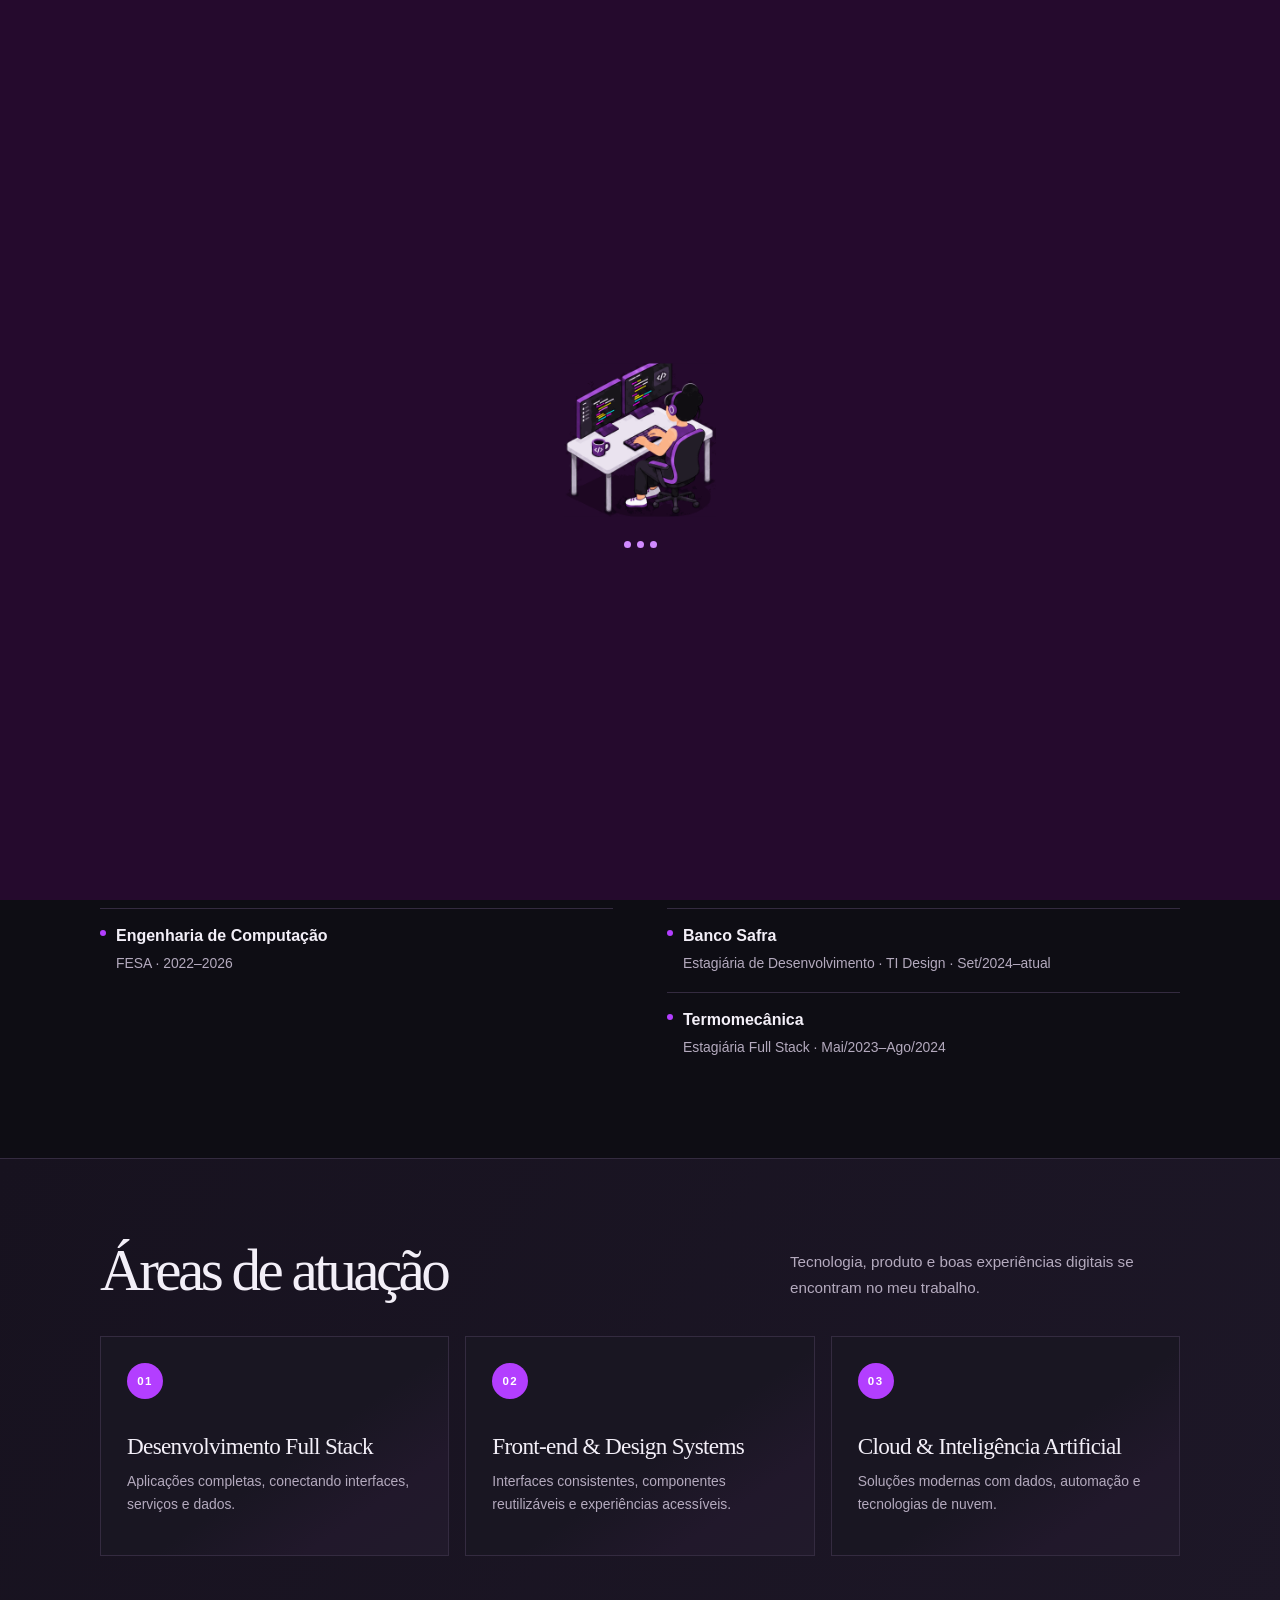
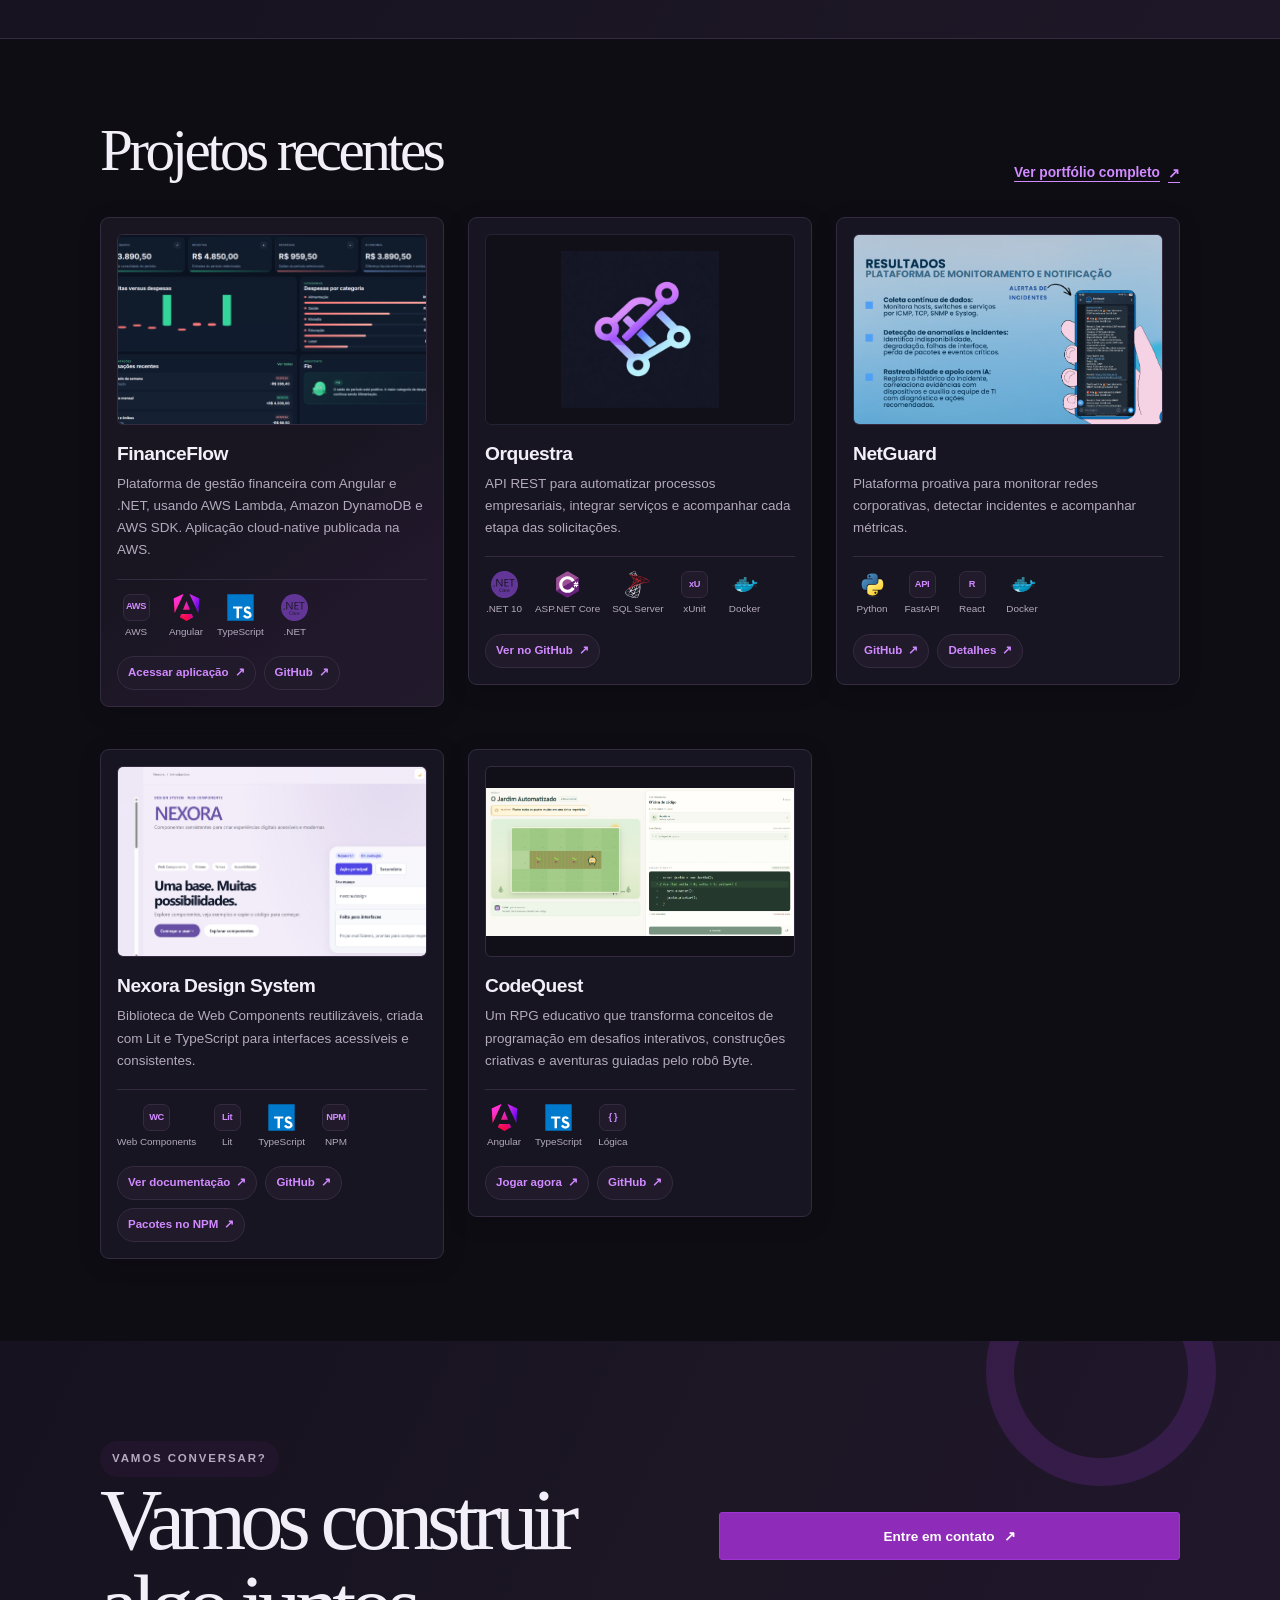
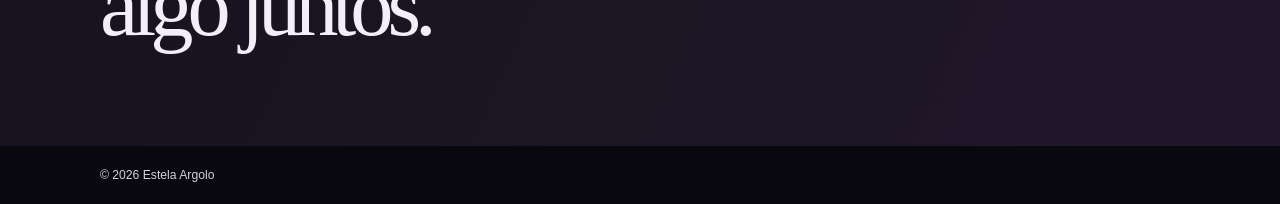
<file: index.html>
<!DOCTYPE html>
<html lang="pt-BR">
<head>
    <meta charset="UTF-8">
    <meta name="viewport" content="width=device-width, initial-scale=1.0">
    <meta name="theme-color" content="#fff7fa">
    <meta name="description" content="Portfólio de Estela Argolo, desenvolvedora de software.">
    <title>Estela Argolo — Desenvolvedora de Software</title>
    <script src="theme.js"></script>
    <link rel="stylesheet" href="styles.css">
    <script src="loader.js"></script>
    <script src="language.js" defer></script>
    <script src="analytics.js" defer></script>
</head>
<body>
    <div class="page-loader" data-page-loader role="status" aria-label="Carregando página" aria-live="polite">
        <img class="page-loader-gif" data-theme-image data-light-src="assets/animacao-digitacao-escritorio.gif" data-dark-src="assets/Animação de Programadora Digitando.gif" src="assets/animacao-digitacao-escritorio.gif" alt="">
        <span class="page-loader-dots" aria-hidden="true"><span></span><span></span><span></span></span>
    </div>
    <a class="skip-link" href="#conteudo">Pular para o conteúdo</a>
    <header class="site-header">
        <nav class="navigation container" aria-label="Navegação principal">
            <a class="brand" href="index.html" aria-label="Estela Argolo, início">Estela.</a>
            <ul class="nav-links">
                <li><a href="index.html" aria-current="page">Home</a></li>
                <li><a href="about.html">Sobre Mim</a></li>
                <li><a href="work.html">Portfólio</a></li>
                <li><a href="contact.html">Contato</a></li>
            </ul>
            <div class="header-tools">
                <button class="theme-toggle" type="button" data-theme-toggle aria-label="Ativar modo escuro" title="Ativar modo escuro">
                    <svg class="theme-icon theme-icon-moon" aria-hidden="true" viewBox="0 0 24 24"><path d="M20.2 15.4A8.6 8.6 0 0 1 8.6 3.8 8.7 8.7 0 1 0 20.2 15.4Z"/></svg>
                    <svg class="theme-icon theme-icon-sun" aria-hidden="true" viewBox="0 0 24 24"><circle cx="12" cy="12" r="4"/><path d="M12 2v2m0 16v2M4.93 4.93l1.42 1.42m11.3 11.3 1.42 1.42M2 12h2m16 0h2M4.93 19.07l1.42-1.42m11.3-11.3 1.42-1.42"/></svg>
                </button>
                <div class="language-switch" role="group" aria-label="Idioma">
                    <button type="button" data-language="pt" aria-pressed="true">PT</button>
                    <span aria-hidden="true">/</span>
                    <button type="button" data-language="en" aria-pressed="false">EN</button>
                </div>
            </div>
        </nav>
    </header>

    <main id="conteudo">
        <section class="hero container" aria-labelledby="hero-title">
            <div>
                <p class="eyebrow">Desenvolvedora de software</p>
                <h1 id="hero-title">Estela Argolo<br><span>Paraíso Carvalho</span></h1>
                <div class="hero-actions">
                    <a class="button" href="work.html">Conheça meu trabalho <span aria-hidden="true">↗</span></a>
                    <a class="button button-secondary" href="assets/Curriculo_Estela_Argolo.pdf" download="Curriculo_Estela_Argolo.pdf">Baixar currículo <span aria-hidden="true">↓</span></a>
                </div>
                <div class="social-links" aria-label="Redes sociais">
                    <a href="https://github.com/EstelaAPC" target="_blank" rel="noopener noreferrer" aria-label="GitHub (abre em nova aba)">
                        <svg viewBox="0 0 24 24" aria-hidden="true" focusable="false"><path d="M12 .9a11.1 11.1 0 0 0-3.51 21.63c.55.1.76-.24.76-.53v-2.08c-3.1.67-3.76-1.32-3.76-1.32-.5-1.28-1.24-1.62-1.24-1.62-1.01-.69.08-.68.08-.68 1.12.08 1.71 1.15 1.71 1.15 1 1.71 2.62 1.22 3.26.93.1-.72.39-1.22.71-1.5-2.48-.28-5.09-1.24-5.09-5.52 0-1.22.44-2.21 1.15-2.99-.12-.28-.5-1.42.11-2.95 0 0 .94-.3 3.05 1.14a10.6 10.6 0 0 1 5.55 0c2.11-1.44 3.04-1.14 3.04-1.14.61 1.53.23 2.67.12 2.95.71.78 1.14 1.77 1.14 2.99 0 4.29-2.61 5.23-5.1 5.51.4.35.76 1.02.76 2.06V22c0 .29.2.63.77.52A11.1 11.1 0 0 0 12 .9Z"/></svg>
                    </a>
                    <a href="https://www.linkedin.com/in/estela-argolo-paraiso-carvalho-788097130/" target="_blank" rel="noopener noreferrer" aria-label="LinkedIn (abre em nova aba)">
                        <svg viewBox="0 0 24 24" aria-hidden="true" focusable="false"><path d="M20.45 2H3.55C2.69 2 2 2.68 2 3.52v16.96c0 .84.69 1.52 1.55 1.52h16.9c.86 0 1.55-.68 1.55-1.52V3.52c0-.84-.69-1.52-1.55-1.52ZM7.93 18.9H4.98V9.38h2.95v9.52ZM6.46 8.08a1.71 1.71 0 1 1 0-3.42 1.71 1.71 0 0 1 0 3.42Zm12.46 10.82h-2.95v-4.63c0-1.1-.02-2.51-1.53-2.51-1.53 0-1.76 1.2-1.76 2.43v4.71H9.73V9.38h2.83v1.3h.04c.39-.75 1.36-1.53 2.8-1.53 2.99 0 3.54 1.97 3.54 4.53v5.22Z"/></svg>
                    </a>
                </div>
            </div>
            <figure class="portrait">
                <img src="assets/fotoperfil.png" alt="Estela Argolo, desenvolvedora de software">
            </figure>
        </section>

        <section class="content-section" aria-labelledby="trajectory-title">
            <div class="container">
                <header class="section-heading">
                    <div>
                        <h2 id="trajectory-title">Minha trajetória</h2>
                    </div>
                    <a class="text-link" href="about.html">Conheça mais sobre mim <span aria-hidden="true">↗</span></a>
                </header>
                <div class="trajectory-grid">
                    <section class="trajectory-column" aria-labelledby="formation-title">
                        <h3 id="formation-title">Formação</h3>
                        <article class="timeline-entry">
                            <h4>Engenharia de Computação</h4>
                            <p>FESA · 2022–2026</p>
                        </article>
                    </section>
                    <section class="trajectory-column" aria-labelledby="experience-title">
                        <h3 id="experience-title">Experiência profissional</h3>
                        <article class="timeline-entry">
                            <h4>Banco Safra</h4>
                            <p>Estagiária de Desenvolvimento · TI Design · Set/2024–atual</p>
                        </article>
                        <article class="timeline-entry">
                            <h4>Termomecânica</h4>
                            <p>Estagiária Full Stack · Mai/2023–Ago/2024</p>
                        </article>
                    </section>
                </div>
            </div>
        </section>

        <section class="content-section soft-section" aria-labelledby="services-title">
            <div class="container">
                <header class="section-heading">
                    <div>
                        <h2 id="services-title">Áreas de atuação</h2>
                    </div>
                    <p class="section-intro">Tecnologia, produto e boas experiências digitais se encontram no meu trabalho.</p>
                </header>
                <div class="service-grid">
                    <article class="service-card">
                        <span class="service-number">01</span>
                        <h3>Desenvolvimento Full Stack</h3>
                        <p>Aplicações completas, conectando interfaces, serviços e dados.</p>
                    </article>
                    <article class="service-card">
                        <span class="service-number">02</span>
                        <h3>Front-end &amp; Design Systems</h3>
                        <p>Interfaces consistentes, componentes reutilizáveis e experiências acessíveis.</p>
                    </article>
                    <article class="service-card">
                        <span class="service-number">03</span>
                        <h3>Cloud &amp; Inteligência Artificial</h3>
                        <p>Soluções modernas com dados, automação e tecnologias de nuvem.</p>
                    </article>
                </div>
            </div>
        </section>

        <section class="content-section" aria-labelledby="projects-title">
            <div class="container">
                <header class="section-heading">
                    <div>
                        <h2 id="projects-title">Projetos recentes</h2>
                    </div>
                    <a class="text-link" href="work.html">Ver portfólio completo <span aria-hidden="true">↗</span></a>
                </header>
                <div class="project-grid">
                    <article class="project-card project-financeflow">
                        <div>
                            <span class="project-index">01 / FINANÇAS PESSOAIS · AWS CLOUD</span>
                            <h3>FinanceFlow</h3>
                            <p>Plataforma de gestão financeira com Angular e .NET, usando AWS Lambda, Amazon DynamoDB e AWS SDK. Aplicação cloud-native publicada na AWS.</p>
                        </div>
                        <div class="project-carousel project-home-carousel project-financeflow-carousel" aria-label="Prévia do FinanceFlow">
                            <div class="carousel-viewport" aria-live="off">
                                <figure class="carousel-slide is-active">
                                    <a href="work.html#financeflow" aria-label="Conheça o dashboard do FinanceFlow">
                                        <img src="assets/projects/financeflow-dark-dashboard.png" alt="Dashboard do FinanceFlow com saldo, receitas, despesas e transações recentes">
                                    </a>
                                    <figcaption>Dashboard financeiro</figcaption>
                                </figure>
                                <figure class="carousel-slide financeflow-pair-slide" aria-hidden="true" inert>
                                    <div class="financeflow-screenshot-pair">
                                        <div class="financeflow-mobile-heading">
                                            <span>APP MOBILE</span>
                                            <strong>FinanceFlow no celular</strong>
                                        </div>
                                        <a class="financeflow-phone" href="https://feature-transactions.d1fwm662ju2u6z.amplifyapp.com/reports" target="_blank" rel="noopener noreferrer" tabindex="-1" aria-label="Abrir dashboard do FinanceFlow">
                                            <img src="assets/projects/financeflow-dashboard.jpeg" alt="Dashboard do FinanceFlow com gráficos de receitas, despesas e movimentações">
                                            <span>Dashboard e relatórios</span>
                                        </a>
                                        <a class="financeflow-phone" href="https://feature-transactions.d1fwm662ju2u6z.amplifyapp.com/reports" target="_blank" rel="noopener noreferrer" tabindex="-1" aria-label="Abrir navegação do FinanceFlow">
                                            <img src="assets/projects/financeflow-navigation.jpeg" alt="Menu do FinanceFlow com acesso ao dashboard, transações, relatórios e orçamentos">
                                            <span>Navegação da aplicação</span>
                                        </a>
                                    </div>
                                </figure>
                                <figure class="carousel-slide financeflow-pair-slide" aria-hidden="true" inert>
                                    <div class="financeflow-screenshot-pair">
                                        <div class="financeflow-mobile-heading">
                                            <span>APP MOBILE</span>
                                            <strong>FinanceFlow no celular</strong>
                                        </div>
                                        <a class="financeflow-phone" href="https://feature-transactions.d1fwm662ju2u6z.amplifyapp.com/reports" target="_blank" rel="noopener noreferrer" tabindex="-1" aria-label="Abrir edição de transação no FinanceFlow">
                                            <img src="assets/projects/financeflow-transaction-edit.jpeg" alt="Resumo financeiro e formulário para editar uma transação no FinanceFlow">
                                            <span>Gestão de transações</span>
                                        </a>
                                        <a class="financeflow-phone" href="https://feature-transactions.d1fwm662ju2u6z.amplifyapp.com/reports" target="_blank" rel="noopener noreferrer" tabindex="-1" aria-label="Abrir modo escuro do FinanceFlow">
                                            <img src="assets/projects/financeflow-dark-transactions.jpeg" alt="Interface escura do FinanceFlow com lista de despesas e assistente financeiro Fin">
                                            <span>Modo escuro e assistente Fin</span>
                                        </a>
                                    </div>
                                </figure>
                                <figure class="carousel-slide" aria-hidden="true" inert>
                                    <a href="https://feature-transactions.d1fwm662ju2u6z.amplifyapp.com/reports" target="_blank" rel="noopener noreferrer" tabindex="-1" aria-label="Abrir dashboard escuro do FinanceFlow">
                                        <img src="assets/projects/financeflow-dark-dashboard.png" alt="Dashboard escuro do FinanceFlow com saldo, receitas, despesas, gráfico mensal, categorias, transações recentes e assistente Fin">
                                    </a>
                                    <figcaption>Dashboard em modo escuro</figcaption>
                                </figure>
                            </div>
                            <div class="carousel-controls">
                                <div class="carousel-indicators" role="group" aria-label="Escolher imagem do FinanceFlow">
                                    <button class="carousel-dot is-active" type="button" data-slide-to="0" aria-label="Mostrar arquitetura do FinanceFlow" aria-current="true"></button>
                                    <button class="carousel-dot" type="button" data-slide-to="1" aria-label="Mostrar dashboard e navegação do FinanceFlow"></button>
                                    <button class="carousel-dot" type="button" data-slide-to="2" aria-label="Mostrar transações do FinanceFlow"></button>
                                    <button class="carousel-dot" type="button" data-slide-to="3" aria-label="Mostrar dashboard escuro do FinanceFlow"></button>
                                </div>
                            </div>
                        </div>
                        <div class="project-tags" aria-label="Tecnologias do FinanceFlow">
                            <span><span class="tech-mark" aria-hidden="true">AWS</span>AWS</span>
                            <span><img src="assets/skills/angular.svg" alt="">Angular</span>
                            <span><img src="assets/skills/typescript.svg" alt="">TypeScript</span>
                            <span><img src="assets/skills/dotnet.svg" alt="">.NET</span>
                        </div>
                        <div class="project-home-actions">
                            <a class="text-link" href="https://feature-transactions.d1fwm662ju2u6z.amplifyapp.com/reports" target="_blank" rel="noopener noreferrer">Acessar aplicação <span aria-hidden="true">↗</span></a>
                            <a class="text-link" href="https://github.com/EstelaAPC/financeflow" target="_blank" rel="noopener noreferrer">GitHub <span aria-hidden="true">↗</span></a>
                        </div>
                    </article>
                    <article class="project-card project-orquestra">
                        <div>
                            <h3>Orquestra</h3>
                            <p>API REST para automatizar processos empresariais, integrar serviços e acompanhar cada etapa das solicitações.</p>
                        </div>
                        <a class="project-preview project-orquestra-preview" href="https://github.com/EstelaAPC/Orquestra" target="_blank" rel="noopener noreferrer" aria-label="Ver o projeto Orquestra no GitHub (abre em nova aba)">
                            <img src="assets/projects/orquestra.png" alt="Símbolo do Orquestra, com nós conectados em gradiente roxo e azul sobre fundo escuro">
                        </a>
                        <div class="project-tags" aria-label="Tecnologias do Orquestra">
                            <span><img src="assets/skills/dotnet.svg" alt="">.NET 10</span>
                            <span><img src="assets/skills/csharp.svg" alt="">ASP.NET Core</span>
                            <span><img src="assets/skills/sql-server.svg" alt="">SQL Server</span>
                            <span><span class="tech-mark" aria-hidden="true">xU</span>xUnit</span>
                            <span><img src="assets/skills/docker.svg" alt="">Docker</span>
                        </div>
                        <div class="project-home-actions">
                            <a class="text-link" href="https://github.com/EstelaAPC/Orquestra" target="_blank" rel="noopener noreferrer">Ver no GitHub <span aria-hidden="true">↗</span></a>
                        </div>
                    </article>
                    <article class="project-card">
                        <div>
                            <span class="project-index">03 / TCC · MONITORAMENTO DE REDES</span>
                            <h3>NetGuard</h3>
                            <p>Plataforma proativa para monitorar redes corporativas, detectar incidentes e acompanhar métricas.</p>
                        </div>
                        <div class="project-carousel project-home-carousel" aria-label="Prévia do NetGuard">
                            <div class="carousel-viewport" aria-live="off">
                                <figure class="carousel-slide is-active">
                                    <a href="https://github.com/EstelaAPC/NETGUARD" target="_blank" rel="noopener noreferrer" aria-label="Ver os resultados do NetGuard no GitHub (abre em nova aba)">
                                        <img src="assets/projects/netguard-results.png" alt="Resultados do monitoramento e notificações do NetGuard">
                                    </a>
                                    <figcaption>Monitoramento e alertas</figcaption>
                                </figure>
                                <figure class="carousel-slide" aria-hidden="true" inert>
                                    <a href="https://github.com/EstelaAPC/NETGUARD" target="_blank" rel="noopener noreferrer" tabindex="-1" aria-label="Ver os resultados do NetGuard no GitHub (abre em nova aba)">
                                        <img src="assets/projects/netguard-results.png" alt="Resultados do monitoramento e notificações do NetGuard">
                                    </a>
                                    <figcaption>Monitoramento e notificações</figcaption>
                                </figure>
                            </div>
                            <div class="carousel-controls">
                                <div class="carousel-indicators" role="group" aria-label="Escolher imagem do NetGuard">
                                    <button class="carousel-dot is-active" type="button" data-slide-to="0" aria-label="Mostrar arquitetura do NetGuard" aria-current="true"></button>
                                    <button class="carousel-dot" type="button" data-slide-to="1" aria-label="Mostrar resultados do NetGuard"></button>
                                </div>
                            </div>
                        </div>
                        <div class="project-tags" aria-label="Tecnologias do NetGuard">
                            <span><img src="assets/skills/python.svg" alt="">Python</span>
                            <span><span class="tech-mark" aria-hidden="true">API</span>FastAPI</span>
                            <span><span class="tech-mark" aria-hidden="true">R</span>React</span>
                            <span><img src="assets/skills/docker.svg" alt="">Docker</span>
                        </div>
                        <div class="project-home-actions">
                            <a class="text-link" href="https://github.com/EstelaAPC/NETGUARD" target="_blank" rel="noopener noreferrer">GitHub <span aria-hidden="true">↗</span></a>
                            <a class="text-link" href="work.html#netguard">Detalhes <span aria-hidden="true">↗</span></a>
                        </div>
                    </article>
                    <article class="project-card">
                        <div>
                            <span class="project-index">04 / DESIGN SYSTEM</span>
                            <h3>Nexora Design System</h3>
                            <p>Biblioteca de Web Components reutilizáveis, criada com Lit e TypeScript para interfaces acessíveis e consistentes.</p>
                        </div>
                        <div class="project-carousel project-home-carousel" aria-label="Prévia do Nexora Design System">
                            <div class="carousel-viewport" aria-live="off">
                                <figure class="carousel-slide is-active">
                                    <a href="https://estelaapc.github.io/nexora-design-system-docs/" target="_blank" rel="noopener noreferrer" aria-label="Abrir documentação do Nexora Design System (abre em nova aba)">
                                        <img src="assets/projects/nexora-preview.png" alt="Página inicial da documentação do Nexora com prévia interativa de componentes">
                                    </a>
                                    <figcaption>Conheça a documentação e os componentes</figcaption>
                                </figure>
                                <figure class="carousel-slide" aria-hidden="true" inert>
                                    <a href="https://estelaapc.github.io/nexora-design-system-docs/" target="_blank" rel="noopener noreferrer" tabindex="-1" aria-label="Abrir exemplo de espaçamento do Nexora (abre em nova aba)">
                                        <img src="assets/projects/nexora-spacing.png" alt="Documentação da escala de espaçamento do Nexora">
                                    </a>
                                    <figcaption>Tokens de espaçamento</figcaption>
                                </figure>
                                <figure class="carousel-slide" aria-hidden="true" inert>
                                    <a href="https://estelaapc.github.io/nexora-design-system-docs/" target="_blank" rel="noopener noreferrer" tabindex="-1" aria-label="Abrir catálogo de ícones do Nexora (abre em nova aba)">
                                        <img src="assets/projects/nexora-icons.png" alt="Catálogo de ícones disponíveis no Nexora">
                                    </a>
                                    <figcaption>Ícones disponíveis</figcaption>
                                </figure>
                                <figure class="carousel-slide" aria-hidden="true" inert>
                                    <a href="https://estelaapc.github.io/nexora-design-system-docs/" target="_blank" rel="noopener noreferrer" tabindex="-1" aria-label="Abrir demonstração de botões do Nexora (abre em nova aba)">
                                        <img src="assets/projects/nexora-button.png" alt="Demonstração das variações do componente de botão do Nexora">
                                    </a>
                                    <figcaption>Componente Button</figcaption>
                                </figure>
                                <figure class="carousel-slide" aria-hidden="true" inert>
                                    <a href="https://estelaapc.github.io/nexora-design-system-docs/" target="_blank" rel="noopener noreferrer" tabindex="-1" aria-label="Abrir tokens de espaçamento do Nexora (abre em nova aba)">
                                        <img src="assets/projects/nexora-spacing-tokens.png" alt="Visualização de tokens de espaçamento do Nexora">
                                    </a>
                                    <figcaption>Escala de design tokens</figcaption>
                                </figure>
                            </div>
                            <div class="carousel-controls">
                                <div class="carousel-indicators" role="group" aria-label="Escolher imagem do Nexora">
                                    <button class="carousel-dot is-active" type="button" data-slide-to="0" aria-label="Mostrar imagem 1 de 5" aria-current="true"></button>
                                    <button class="carousel-dot" type="button" data-slide-to="1" aria-label="Mostrar imagem 2 de 5"></button>
                                    <button class="carousel-dot" type="button" data-slide-to="2" aria-label="Mostrar imagem 3 de 5"></button>
                                    <button class="carousel-dot" type="button" data-slide-to="3" aria-label="Mostrar imagem 4 de 5"></button>
                                    <button class="carousel-dot" type="button" data-slide-to="4" aria-label="Mostrar imagem 5 de 5"></button>
                                </div>
                            </div>
                        </div>
                        <div class="project-tags" aria-label="Tecnologias do Nexora Design System">
                            <span><span class="tech-mark" aria-hidden="true">WC</span>Web Components</span>
                            <span><span class="tech-mark" aria-hidden="true">Lit</span>Lit</span>
                            <span><img src="assets/skills/typescript.svg" alt="">TypeScript</span>
                            <span><span class="tech-mark" aria-hidden="true">NPM</span>NPM</span>
                        </div>
                        <div class="project-home-actions">
                            <a class="text-link" href="https://estelaapc.github.io/nexora-design-system-docs/" target="_blank" rel="noopener noreferrer">Ver documentação <span aria-hidden="true">↗</span></a>
                            <a class="text-link" href="https://github.com/EstelaAPC/nexora-design-system" target="_blank" rel="noopener noreferrer">GitHub <span aria-hidden="true">↗</span></a>
                            <a class="text-link" href="https://www.npmjs.com/org/nexora-ds" target="_blank" rel="noopener noreferrer">Pacotes no NPM <span aria-hidden="true">↗</span></a>
                        </div>
                    </article>
                    <article class="project-card project-codequest">
                        <div>
                            <span class="project-index">05 / EDUCAÇÃO · LÓGICA DE PROGRAMAÇÃO</span>
                            <h3>CodeQuest</h3>
                            <p>Um RPG educativo que transforma conceitos de programação em desafios interativos, construções criativas e aventuras guiadas pelo robô Byte.</p>
                        </div>
                        <div class="project-carousel project-home-carousel" aria-label="Prévia do CodeQuest">
                            <div class="carousel-viewport" aria-live="off">
                                <figure class="carousel-slide is-active">
                                    <a href="https://estelaapc.github.io/codequest-game/" target="_blank" rel="noopener noreferrer" aria-label="Abrir o CodeQuest (abre em nova aba)">
                                        <img src="assets/projects/codequest-gameplay.png" alt="Missão Jardim Automatizado com blocos de código e repetição">
                                    </a>
                                    <figcaption>Missão Jardim Automatizado</figcaption>
                                </figure>
                                <figure class="carousel-slide" aria-hidden="true" inert>
                                    <a href="https://estelaapc.github.io/codequest-game/" target="_blank" rel="noopener noreferrer" tabindex="-1" aria-label="Ver a demonstração de código do CodeQuest (abre em nova aba)">
                                        <img src="assets/projects/codequest-demo.png" alt="Demonstração visual de Byte seguindo as instruções de código">
                                    </a>
                                    <figcaption>Veja o código ganhar vida</figcaption>
                                </figure>
                                <figure class="carousel-slide" aria-hidden="true" inert>
                                    <a href="https://estelaapc.github.io/codequest-game/" target="_blank" rel="noopener noreferrer" tabindex="-1" aria-label="Explorar o mapa de Codária (abre em nova aba)">
                                        <img src="assets/projects/codequest-map.png" alt="Mapa ilustrado de Codária com as missões do CodeQuest">
                                    </a>
                                    <figcaption>Explore Codária pelas missões</figcaption>
                                </figure>
                                <figure class="carousel-slide" aria-hidden="true" inert>
                                    <a href="https://estelaapc.github.io/codequest-game/" target="_blank" rel="noopener noreferrer" tabindex="-1" aria-label="Ver uma missão do CodeQuest (abre em nova aba)">
                                        <img src="assets/projects/codequest-gameplay.png" alt="Missão Jardim Automatizado com blocos de código e repetição">
                                    </a>
                                    <figcaption>Aprenda programação brincando</figcaption>
                                </figure>
                            </div>
                            <div class="carousel-controls">
                                <div class="carousel-indicators" role="group" aria-label="Escolher imagem do CodeQuest">
                                    <button class="carousel-dot is-active" type="button" data-slide-to="0" aria-label="Mostrar tela de boas-vindas do CodeQuest" aria-current="true"></button>
                                    <button class="carousel-dot" type="button" data-slide-to="1" aria-label="Mostrar demonstração de código do CodeQuest"></button>
                                    <button class="carousel-dot" type="button" data-slide-to="2" aria-label="Mostrar mapa de Codária"></button>
                                    <button class="carousel-dot" type="button" data-slide-to="3" aria-label="Mostrar missão do CodeQuest"></button>
                                </div>
                            </div>
                        </div>
                        <div class="project-tags" aria-label="Tecnologias e conceitos do CodeQuest">
                            <span><img src="assets/skills/angular.svg" alt="">Angular</span>
                            <span><img src="assets/skills/typescript.svg" alt="">TypeScript</span>
                            <span><span class="tech-mark" aria-hidden="true">{ }</span>Lógica</span>
                        </div>
                        <div class="project-home-actions">
                            <a class="text-link" href="https://estelaapc.github.io/codequest-game/" target="_blank" rel="noopener noreferrer">Jogar agora <span aria-hidden="true">↗</span></a>
                            <a class="text-link" href="https://github.com/EstelaAPC/codequest-game" target="_blank" rel="noopener noreferrer">GitHub <span aria-hidden="true">↗</span></a>
                        </div>
                    </article>
                </div>
            </div>
        </section>

        <section class="contact-section" aria-labelledby="contact-title">
            <div class="container contact-layout">
                <div>
                    <p class="section-kicker">Vamos conversar?</p>
                    <h2 id="contact-title">Vamos construir algo juntos.</h2>
                </div>
                <a class="button" href="contact.html">Entre em contato <span aria-hidden="true">↗</span></a>
            </div>
        </section>
    </main>

    <footer class="site-footer">
        <div class="container footer-inner">
            <p>© 2026 Estela Argolo</p>
        </div>
    </footer>
</body>
</html>
</file>
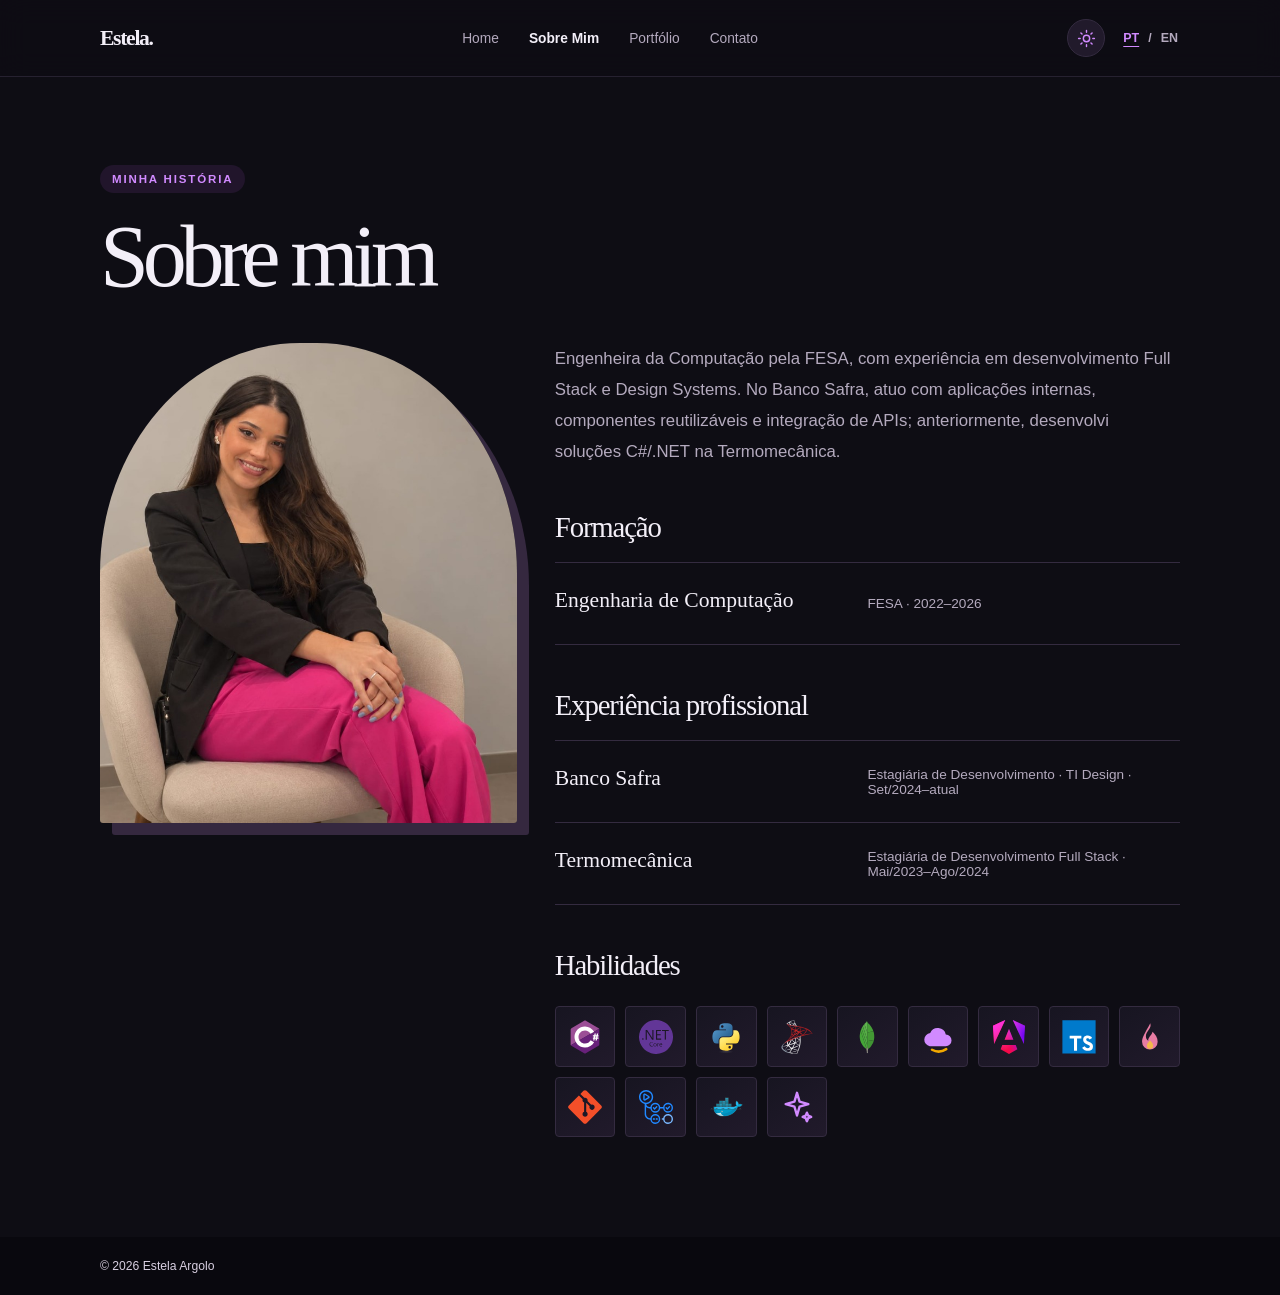
<file: about.html>
<!DOCTYPE html>
<html lang="pt-BR">
<head>
    <meta charset="UTF-8">
    <meta name="viewport" content="width=device-width, initial-scale=1.0">
    <meta name="theme-color" content="#fff7fa">
    <meta name="description" content="Conheça a trajetória, experiência e habilidades de Estela Argolo.">
    <title>Sobre — Estela Argolo</title>
    <script src="theme.js"></script>
    <link rel="stylesheet" href="styles.css">
    <script src="language.js" defer></script>
    <script src="analytics.js" defer></script>
</head>
<body>
    <a class="skip-link" href="#conteudo">Pular para o conteúdo</a>
    <header class="site-header">
        <nav class="navigation container" aria-label="Navegação principal">
            <a class="brand" href="index.html" aria-label="Estela Argolo, início">Estela.</a>
            <ul class="nav-links">
                <li><a href="index.html">Home</a></li>
                <li><a href="about.html" aria-current="page">Sobre Mim</a></li>
                <li><a href="work.html">Portfólio</a></li>
                <li><a href="contact.html">Contato</a></li>
            </ul>
            <div class="header-tools">
                <button class="theme-toggle" type="button" data-theme-toggle aria-label="Ativar modo escuro" title="Ativar modo escuro">
                    <svg class="theme-icon theme-icon-moon" aria-hidden="true" viewBox="0 0 24 24"><path d="M20.2 15.4A8.6 8.6 0 0 1 8.6 3.8 8.7 8.7 0 1 0 20.2 15.4Z"/></svg>
                    <svg class="theme-icon theme-icon-sun" aria-hidden="true" viewBox="0 0 24 24"><circle cx="12" cy="12" r="4"/><path d="M12 2v2m0 16v2M4.93 4.93l1.42 1.42m11.3 11.3 1.42 1.42M2 12h2m16 0h2M4.93 19.07l1.42-1.42m11.3-11.3 1.42-1.42"/></svg>
                </button>
                <div class="language-switch" role="group" aria-label="Idioma">
                    <button type="button" data-language="pt" aria-pressed="true">PT</button>
                    <span aria-hidden="true">/</span>
                    <button type="button" data-language="en" aria-pressed="false">EN</button>
                </div>
            </div>
        </nav>
    </header>

    <main class="container page-main" id="conteudo">
        <header class="page-heading">
            <p class="section-kicker">Minha história</p>
            <h1>Sobre mim</h1>
        </header>
        <section class="about-layout" aria-labelledby="about-title">
            <h2 class="visually-hidden" id="about-title">Conheça Estela</h2>
            <img class="about-photo" src="assets/sobremim.jpeg" alt="Estela sentada em uma poltrona, vestindo blazer preto e calça rosa">
            <div class="about-details">
                <p class="about-copy">Engenheira da Computação pela FESA, com experiência em desenvolvimento Full Stack e Design Systems. No Banco Safra, atuo com aplicações internas, componentes reutilizáveis e integração de APIs; anteriormente, desenvolvi soluções C#/.NET na Termomecânica.</p>
                <h2 class="subheading">Formação</h2>
                <div class="experience-list">
                    <article class="experience-row">
                        <h3>Engenharia de Computação</h3>
                        <p>FESA · 2022–2026</p>
                    </article>
                </div>
                <h2 class="subheading">Experiência profissional</h2>
                <div class="experience-list">
                    <article class="experience-row">
                        <h3>Banco Safra</h3>
                        <p>Estagiária de Desenvolvimento · TI Design · Set/2024–atual</p>
                    </article>
                    <article class="experience-row">
                        <h3>Termomecânica</h3>
                        <p>Estagiária de Desenvolvimento Full Stack · Mai/2023–Ago/2024</p>
                    </article>
                </div>
                <h2 class="subheading">Habilidades</h2>
                <div class="skill-list" role="list" aria-label="Habilidades técnicas">
                    <span class="skill-item" role="listitem" tabindex="0" aria-label="C#" data-tooltip="C#"><img class="skill-icon" src="assets/skills/csharp.svg" alt=""></span>
                    <span class="skill-item" role="listitem" tabindex="0" aria-label=".NET" data-tooltip=".NET"><img class="skill-icon" src="assets/skills/dotnet.svg" alt=""></span>
                    <span class="skill-item" role="listitem" tabindex="0" aria-label="Python" data-tooltip="Python"><img class="skill-icon" src="assets/skills/python.svg" alt=""></span>
                    <span class="skill-item" role="listitem" tabindex="0" aria-label="SQL Server" data-tooltip="SQL Server"><img class="skill-icon" src="assets/skills/sql-server.svg" alt=""></span>
                    <span class="skill-item" role="listitem" tabindex="0" aria-label="MongoDB" data-tooltip="MongoDB"><img class="skill-icon" src="assets/skills/mongodb.svg" alt=""></span>
                    <span class="skill-item" role="listitem" tabindex="0" aria-label="AWS" data-tooltip="AWS">
                        <svg class="skill-icon" aria-hidden="true" viewBox="0 0 24 24"><path fill="currentColor" d="M6.2 18.5h11.2a4.1 4.1 0 0 0 .1-8.2 5.8 5.8 0 0 0-11-1.1 4.7 4.7 0 0 0-.3 9.3Z"/><path d="M7.8 21c3.2 1.8 7.1 1.5 10-.4" fill="none" stroke="#f2a900" stroke-linecap="round" stroke-width="1.8"/></svg>
                    </span>
                    <span class="skill-item" role="listitem" tabindex="0" aria-label="Angular" data-tooltip="Angular"><img class="skill-icon" src="assets/skills/angular.svg" alt=""></span>
                    <span class="skill-item" role="listitem" tabindex="0" aria-label="TypeScript" data-tooltip="TypeScript"><img class="skill-icon" src="assets/skills/typescript.svg" alt=""></span>
                    <span class="skill-item" role="listitem" tabindex="0" aria-label="Lit" data-tooltip="Lit">
                        <svg class="skill-icon" aria-hidden="true" viewBox="0 0 24 24" fill="none"><path d="M12.2 2.3C13.5 6.2 9.1 7.7 9.1 11.4c0 1.4.7 2.5 1.7 3.2-.4-2.3 2.5-3.7 3-6.3 2.1 2.1 3.6 4.1 3.6 7a5.5 5.5 0 1 1-11 0c0-3.2 2.1-6.1 5.8-13Z" fill="#e77ca3"/><path d="M12 14.4c-1.1 1.3-2.2 2.1-2.2 3.7a2.2 2.2 0 0 0 4.4 0c0-1.4-.9-2.6-2.2-3.7Z" fill="#f4b84a"/></svg>
                    </span>
                    <span class="skill-item" role="listitem" tabindex="0" aria-label="Git" data-tooltip="Git"><img class="skill-icon" src="assets/skills/git.svg" alt=""></span>
                    <span class="skill-item" role="listitem" tabindex="0" aria-label="CI/CD" data-tooltip="CI/CD"><img class="skill-icon" src="assets/skills/github-actions.svg" alt=""></span>
                    <span class="skill-item" role="listitem" tabindex="0" aria-label="Docker" data-tooltip="Docker"><img class="skill-icon" src="assets/skills/docker.svg" alt=""></span>
                    <span class="skill-item" role="listitem" tabindex="0" aria-label="Inteligência Artificial" data-tooltip="Inteligência Artificial">
                        <svg class="skill-icon" aria-hidden="true" viewBox="0 0 24 24" fill="none" stroke="currentColor" stroke-linecap="round" stroke-linejoin="round" stroke-width="1.7"><path d="m12 2 1.8 6.2L20 10l-6.2 1.8L12 18l-1.8-6.2L4 10l6.2-1.8L12 2Z"/><path d="m19 16 .9 2.1L22 19l-2.1.9L19 22l-.9-2.1L16 19l2.1-.9L19 16Z"/></svg>
                    </span>
                </div>
            </div>
        </section>
    </main>

    <footer class="site-footer">
        <div class="container footer-inner">
            <p>© 2026 Estela Argolo</p>
        </div>
    </footer>
</body>
</html>
</file>
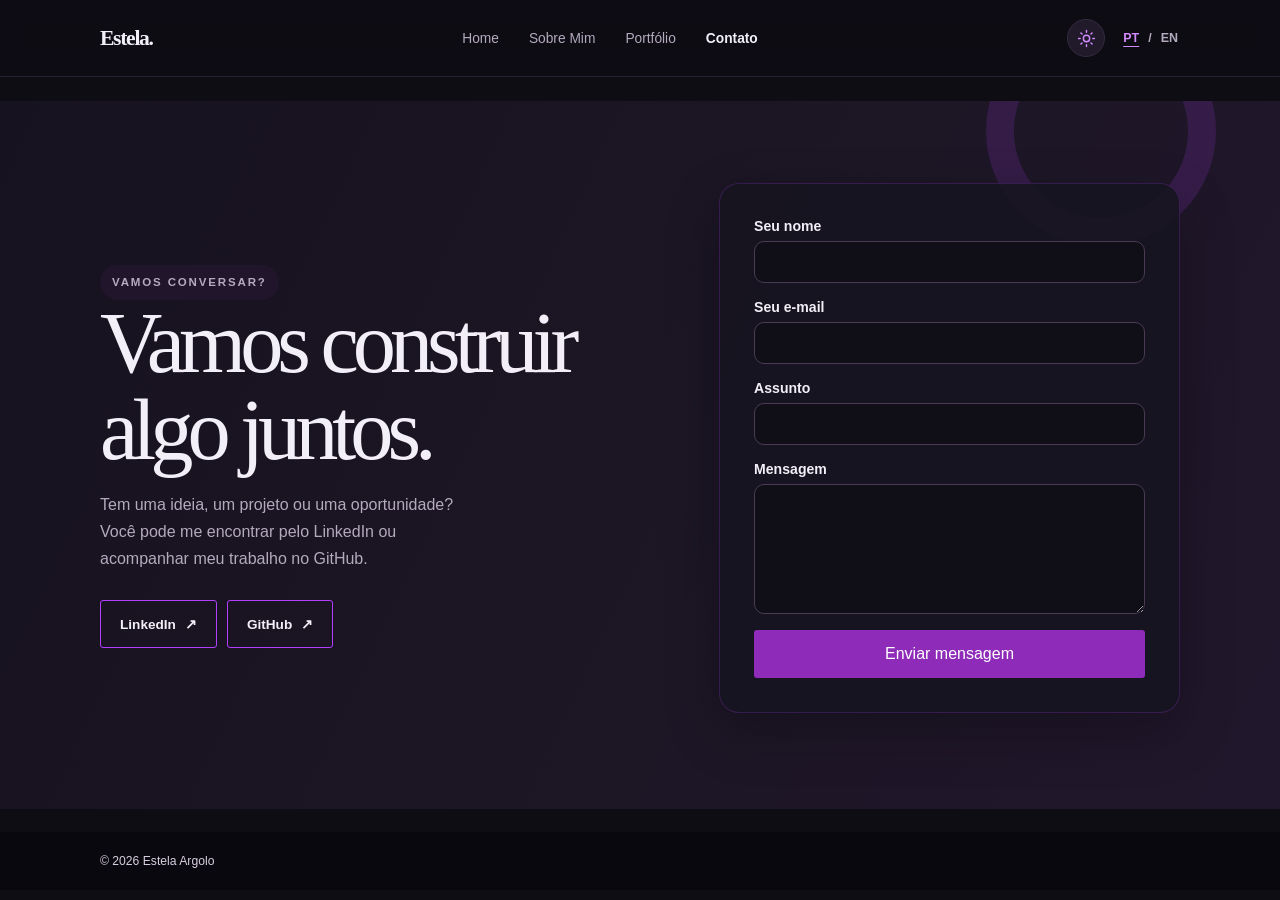
<file: contact.html>
<!DOCTYPE html>
<html lang="pt-BR">
<head>
    <meta charset="UTF-8">
    <meta name="viewport" content="width=device-width, initial-scale=1.0">
    <meta name="theme-color" content="#fff7fa">
    <meta name="description" content="Entre em contato com Estela Argolo.">
    <title>Contato — Estela Argolo</title>
    <script src="theme.js"></script>
    <link rel="stylesheet" href="styles.css">
    <script src="language.js" defer></script>
    <script src="analytics.js" defer></script>
    <script src="contact-form.js" defer></script>
</head>
<body>
    <a class="skip-link" href="#conteudo">Pular para o conteúdo</a>
    <header class="site-header">
        <nav class="navigation container" aria-label="Navegação principal">
            <a class="brand" href="index.html" aria-label="Estela Argolo, início">Estela.</a>
            <ul class="nav-links">
                <li><a href="index.html">Home</a></li>
                <li><a href="about.html">Sobre Mim</a></li>
                <li><a href="work.html">Portfólio</a></li>
                <li><a href="contact.html" aria-current="page">Contato</a></li>
            </ul>
            <div class="header-tools">
                <button class="theme-toggle" type="button" data-theme-toggle aria-label="Ativar modo escuro" title="Ativar modo escuro">
                    <svg class="theme-icon theme-icon-moon" aria-hidden="true" viewBox="0 0 24 24"><path d="M20.2 15.4A8.6 8.6 0 0 1 8.6 3.8 8.7 8.7 0 1 0 20.2 15.4Z"/></svg>
                    <svg class="theme-icon theme-icon-sun" aria-hidden="true" viewBox="0 0 24 24"><circle cx="12" cy="12" r="4"/><path d="M12 2v2m0 16v2M4.93 4.93l1.42 1.42m11.3 11.3 1.42 1.42M2 12h2m16 0h2M4.93 19.07l1.42-1.42m11.3-11.3 1.42-1.42"/></svg>
                </button>
                <div class="language-switch" role="group" aria-label="Idioma">
                    <button type="button" data-language="pt" aria-pressed="true">PT</button>
                    <span aria-hidden="true">/</span>
                    <button type="button" data-language="en" aria-pressed="false">EN</button>
                </div>
            </div>
        </nav>
    </header>

    <main class="contact-page" id="conteudo">
        <section class="contact-section" aria-labelledby="contact-title">
            <div class="container contact-layout">
                <div class="contact-copy">
                    <p class="section-kicker">Vamos conversar?</p>
                    <h1 id="contact-title">Vamos construir algo juntos.</h1>
                    <p>Tem uma ideia, um projeto ou uma oportunidade? Você pode me encontrar pelo LinkedIn ou acompanhar meu trabalho no GitHub.</p>
                    <div class="contact-links" aria-label="Canais de contato">
                        <a class="button button-secondary" href="https://www.linkedin.com/in/estela-argolo-paraiso-carvalho-788097130/" target="_blank" rel="noopener noreferrer">LinkedIn <span aria-hidden="true">↗</span></a>
                        <a class="button button-secondary" href="https://github.com/EstelaAPC" target="_blank" rel="noopener noreferrer">GitHub <span aria-hidden="true">↗</span></a>
                    </div>
                </div>
                <form class="contact-form" data-contact-form action="https://api.web3forms.com/submit" method="POST">
                    <input type="hidden" name="access_key" value="6957a97f-12bc-4eef-82df-e9a171ed971e">
                    <input type="hidden" name="from_name" value="Portfólio Estela Argolo">
                    <input type="checkbox" name="botcheck" style="display: none;" tabindex="-1" autocomplete="off" aria-hidden="true">
                    <div class="form-field">
                        <label for="contact-name">Seu nome</label>
                        <input id="contact-name" name="name" type="text" autocomplete="name" required>
                    </div>
                    <div class="form-field">
                        <label for="contact-email">Seu e-mail</label>
                        <input id="contact-email" name="email" type="email" autocomplete="email" required>
                    </div>
                    <div class="form-field">
                        <label for="contact-subject">Assunto</label>
                        <input id="contact-subject" name="subject" type="text" required>
                    </div>
                    <div class="form-field">
                        <label for="contact-message">Mensagem</label>
                        <textarea id="contact-message" name="message" rows="5" required></textarea>
                    </div>
                    <button class="button contact-submit" type="submit" data-submit-button>Enviar mensagem</button>
                    <p class="contact-form-note form-status" data-form-status role="status" aria-live="polite"></p>
                </form>
            </div>
        </section>
    </main>

    <footer class="site-footer">
        <div class="container footer-inner">
            <p>© 2026 Estela Argolo</p>
        </div>
    </footer>
</body>
</html>
</file>
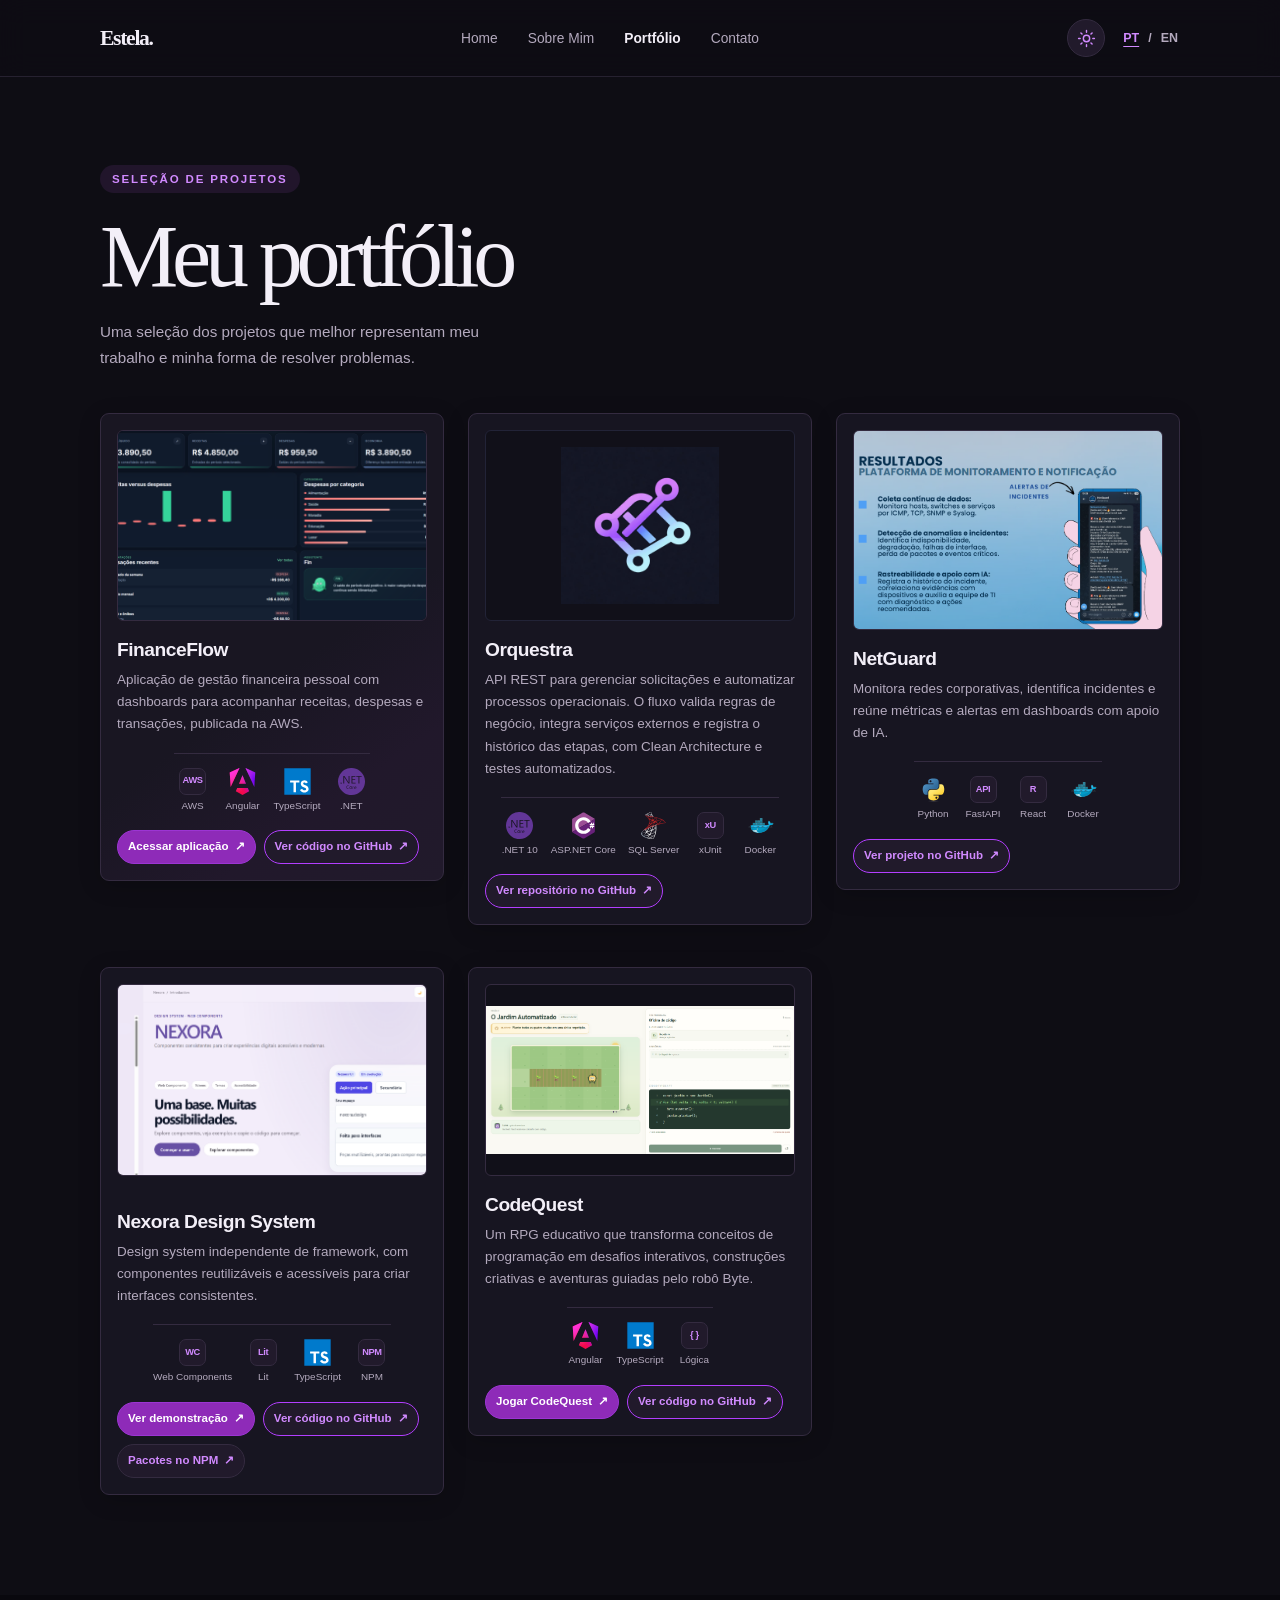
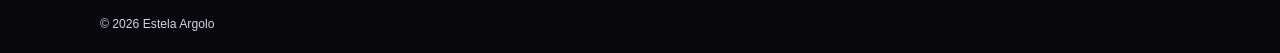
<file: work.html>
<!DOCTYPE html>
<html lang="pt-BR">
<head>
    <meta charset="UTF-8">
    <meta name="viewport" content="width=device-width, initial-scale=1.0">
    <meta name="theme-color" content="#fff7fa">
    <meta name="description" content="Projetos de Estela Argolo, desenvolvedora de software.">
    <title>Projetos — Estela Argolo</title>
    <script src="theme.js"></script>
    <link rel="stylesheet" href="styles.css">
    <script src="language.js" defer></script>
    <script src="analytics.js" defer></script>
</head>
<body>
    <a class="skip-link" href="#conteudo">Pular para o conteúdo</a>
    <header class="site-header">
        <nav class="navigation container" aria-label="Navegação principal">
            <a class="brand" href="index.html" aria-label="Estela Argolo, início">Estela.</a>
            <ul class="nav-links">
                <li><a href="index.html">Home</a></li>
                <li><a href="about.html">Sobre Mim</a></li>
                <li><a href="work.html" aria-current="page">Portfólio</a></li>
                <li><a href="contact.html">Contato</a></li>
            </ul>
            <div class="header-tools">
                <button class="theme-toggle" type="button" data-theme-toggle aria-label="Ativar modo escuro" title="Ativar modo escuro">
                    <svg class="theme-icon theme-icon-moon" aria-hidden="true" viewBox="0 0 24 24"><path d="M20.2 15.4A8.6 8.6 0 0 1 8.6 3.8 8.7 8.7 0 1 0 20.2 15.4Z"/></svg>
                    <svg class="theme-icon theme-icon-sun" aria-hidden="true" viewBox="0 0 24 24"><circle cx="12" cy="12" r="4"/><path d="M12 2v2m0 16v2M4.93 4.93l1.42 1.42m11.3 11.3 1.42 1.42M2 12h2m16 0h2M4.93 19.07l1.42-1.42m11.3-11.3 1.42-1.42"/></svg>
                </button>
                <div class="language-switch" role="group" aria-label="Idioma">
                    <button type="button" data-language="pt" aria-pressed="true">PT</button>
                    <span aria-hidden="true">/</span>
                    <button type="button" data-language="en" aria-pressed="false">EN</button>
                </div>
            </div>
        </nav>
    </header>

    <main class="container page-main" id="conteudo">
        <header class="page-heading">
            <p class="section-kicker">Seleção de projetos</p>
            <h1>Meu portfólio</h1>
            <p class="section-intro">Uma seleção dos projetos que melhor representam meu trabalho e minha forma de resolver problemas.</p>
        </header>
        <div class="project-grid">
            <article class="project-card project-feature project-financeflow" id="financeflow">
                <div>
                    <span class="project-index">01 / FINANÇAS PESSOAIS · AWS CLOUD</span>
                    <h2>FinanceFlow</h2>
                    <p>Aplicação de gestão financeira pessoal com dashboards para acompanhar receitas, despesas e transações, publicada na AWS.</p>
                </div>
                <div class="project-carousel project-financeflow-carousel project-detail-carousel" aria-label="Prévia do FinanceFlow">
                    <div class="carousel-viewport" aria-live="off">
                        <figure class="carousel-slide is-active">
                            <a href="https://github.com/EstelaAPC/financeflow" target="_blank" rel="noopener noreferrer" aria-label="Ver o dashboard do FinanceFlow no GitHub (abre em nova aba)">
                                <img src="assets/projects/financeflow-dark-dashboard.png" alt="Dashboard do FinanceFlow com saldo, receitas, despesas e transações recentes">
                            </a>
                            <figcaption>Dashboard financeiro</figcaption>
                        </figure>
                        <figure class="carousel-slide financeflow-pair-slide" aria-hidden="true" inert>
                            <div class="financeflow-screenshot-pair">
                                <div class="financeflow-mobile-heading">
                                    <span>APP MOBILE</span>
                                    <strong>FinanceFlow no celular</strong>
                                </div>
                                <a class="financeflow-phone" href="https://feature-transactions.d1fwm662ju2u6z.amplifyapp.com/reports" target="_blank" rel="noopener noreferrer" tabindex="-1" aria-label="Abrir dashboard do FinanceFlow">
                                    <img src="assets/projects/financeflow-dashboard.jpeg" alt="Dashboard do FinanceFlow com gráficos de receitas, despesas e movimentações">
                                    <span>Dashboard e relatórios</span>
                                </a>
                                <a class="financeflow-phone" href="https://feature-transactions.d1fwm662ju2u6z.amplifyapp.com/reports" target="_blank" rel="noopener noreferrer" tabindex="-1" aria-label="Abrir navegação do FinanceFlow">
                                    <img src="assets/projects/financeflow-navigation.jpeg" alt="Menu do FinanceFlow com acesso ao dashboard, transações, relatórios e orçamentos">
                                    <span>Navegação da aplicação</span>
                                </a>
                            </div>
                        </figure>
                        <figure class="carousel-slide financeflow-pair-slide" aria-hidden="true" inert>
                            <div class="financeflow-screenshot-pair">
                                <div class="financeflow-mobile-heading">
                                    <span>APP MOBILE</span>
                                    <strong>FinanceFlow no celular</strong>
                                </div>
                                <a class="financeflow-phone" href="https://feature-transactions.d1fwm662ju2u6z.amplifyapp.com/reports" target="_blank" rel="noopener noreferrer" tabindex="-1" aria-label="Abrir edição de transação no FinanceFlow">
                                    <img src="assets/projects/financeflow-transaction-edit.jpeg" alt="Resumo financeiro e formulário para editar uma transação no FinanceFlow">
                                    <span>Gestão de transações</span>
                                </a>
                                <a class="financeflow-phone" href="https://feature-transactions.d1fwm662ju2u6z.amplifyapp.com/reports" target="_blank" rel="noopener noreferrer" tabindex="-1" aria-label="Abrir modo escuro do FinanceFlow">
                                    <img src="assets/projects/financeflow-dark-transactions.jpeg" alt="Interface escura do FinanceFlow com lista de despesas e assistente financeiro Fin">
                                    <span>Modo escuro e assistente Fin</span>
                                </a>
                            </div>
                        </figure>
                        <figure class="carousel-slide" aria-hidden="true" inert>
                            <a href="https://feature-transactions.d1fwm662ju2u6z.amplifyapp.com/reports" target="_blank" rel="noopener noreferrer" tabindex="-1" aria-label="Abrir dashboard escuro do FinanceFlow">
                                <img src="assets/projects/financeflow-dark-dashboard.png" alt="Dashboard escuro do FinanceFlow com saldo, receitas, despesas, gráfico mensal, categorias, transações recentes e assistente Fin">
                            </a>
                            <figcaption>Dashboard em modo escuro</figcaption>
                        </figure>
                    </div>
                    <div class="carousel-controls">
                        <div class="carousel-indicators" role="group" aria-label="Escolher imagem do FinanceFlow">
                            <button class="carousel-dot is-active" type="button" data-slide-to="0" aria-label="Mostrar arquitetura do FinanceFlow" aria-current="true"></button>
                            <button class="carousel-dot" type="button" data-slide-to="1" aria-label="Mostrar dashboard e navegação do FinanceFlow"></button>
                            <button class="carousel-dot" type="button" data-slide-to="2" aria-label="Mostrar transações do FinanceFlow"></button>
                            <button class="carousel-dot" type="button" data-slide-to="3" aria-label="Mostrar dashboard escuro do FinanceFlow"></button>
                        </div>
                    </div>
                </div>
                <div class="project-tags" aria-label="Tecnologias do FinanceFlow">
                    <span><span class="tech-mark" aria-hidden="true">AWS</span>AWS</span>
                    <span><img src="assets/skills/angular.svg" alt="">Angular</span>
                    <span><img src="assets/skills/typescript.svg" alt="">TypeScript</span>
                    <span><img src="assets/skills/dotnet.svg" alt="">.NET</span>
                </div>
                <div class="project-actions" aria-label="Links do FinanceFlow">
                    <a class="button" href="https://feature-transactions.d1fwm662ju2u6z.amplifyapp.com/reports" target="_blank" rel="noopener noreferrer">Acessar aplicação <span aria-hidden="true">↗</span></a>
                    <a class="button button-secondary" href="https://github.com/EstelaAPC/financeflow" target="_blank" rel="noopener noreferrer">Ver código no GitHub <span aria-hidden="true">↗</span></a>
                </div>
            </article>
            <article class="project-card project-feature project-orquestra" id="orquestra">
                <div>
                    <h2>Orquestra</h2>
                    <p>API REST para gerenciar solicitações e automatizar processos operacionais. O fluxo valida regras de negócio, integra serviços externos e registra o histórico das etapas, com Clean Architecture e testes automatizados.</p>
                </div>
                <a class="project-preview project-orquestra-preview" href="https://github.com/EstelaAPC/Orquestra" target="_blank" rel="noopener noreferrer" aria-label="Ver o projeto Orquestra no GitHub (abre em nova aba)">
                    <img src="assets/projects/orquestra.png" alt="Símbolo do Orquestra, com nós conectados em gradiente roxo e azul sobre fundo escuro">
                </a>
                <div class="project-tags" aria-label="Tecnologias do Orquestra">
                    <span><img src="assets/skills/dotnet.svg" alt="">.NET 10</span>
                    <span><img src="assets/skills/csharp.svg" alt="">ASP.NET Core</span>
                    <span><img src="assets/skills/sql-server.svg" alt="">SQL Server</span>
                    <span><span class="tech-mark" aria-hidden="true">xU</span>xUnit</span>
                    <span><img src="assets/skills/docker.svg" alt="">Docker</span>
                </div>
                <div class="project-actions" aria-label="Links do Orquestra">
                    <a class="button button-secondary" href="https://github.com/EstelaAPC/Orquestra" target="_blank" rel="noopener noreferrer">Ver repositório no GitHub <span aria-hidden="true">↗</span></a>
                </div>
            </article>
            <article class="project-card project-feature" id="netguard">
                <div>
                    <span class="project-index">03 / TCC · MONITORAMENTO DE REDES</span>
                    <h2>NetGuard</h2>
                    <p>Monitora redes corporativas, identifica incidentes e reúne métricas e alertas em dashboards com apoio de IA.</p>
                </div>
                <div class="project-gallery" aria-label="Imagens do projeto NetGuard">
                    <figure class="project-figure">
                        <a class="project-image-link" href="https://github.com/EstelaAPC/NETGUARD" target="_blank" rel="noopener noreferrer" aria-label="Ver o projeto NetGuard no GitHub (abre em nova aba)">
                            <img src="assets/projects/netguard-results.png" alt="Resultados do monitoramento e notificações de incidentes do NetGuard">
                        </a>
                        <figcaption>Monitoramento e alertas</figcaption>
                    </figure>
                    <figure class="project-figure">
                        <a class="project-image-link" href="https://github.com/EstelaAPC/NETGUARD" target="_blank" rel="noopener noreferrer" aria-label="Ver os resultados do NetGuard no GitHub (abre em nova aba)">
                            <img src="assets/projects/netguard-results.png" alt="Resultados do NetGuard: coleta contínua, detecção de incidentes e notificações pelo Telegram">
                        </a>
                        <figcaption>Monitoramento, incidentes e alertas</figcaption>
                    </figure>
                </div>
                <div class="project-tags" aria-label="Tecnologias e recursos do NetGuard">
                    <span><img src="assets/skills/python.svg" alt="">Python</span>
                    <span><span class="tech-mark" aria-hidden="true">API</span>FastAPI</span>
                    <span><span class="tech-mark" aria-hidden="true">R</span>React</span>
                    <span><img src="assets/skills/docker.svg" alt="">Docker</span>
                </div>
                <div class="project-actions" aria-label="Links do NetGuard">
                    <a class="button button-secondary" href="https://github.com/EstelaAPC/NETGUARD" target="_blank" rel="noopener noreferrer">Ver projeto no GitHub <span aria-hidden="true">↗</span></a>
                </div>
            </article>
            <article class="project-card project-feature project-nexora" id="nexora">
                <div>
                    <span class="project-index">04 / DESIGN SYSTEM</span>
                    <h2>Nexora Design System</h2>
                    <p>Design system independente de framework, com componentes reutilizáveis e acessíveis para criar interfaces consistentes.</p>
                </div>
                <div class="project-gallery" aria-label="Prévia do Nexora Design System">
                    <div class="project-carousel project-detail-carousel" aria-label="Prévia do Nexora Design System">
                        <div class="carousel-viewport" aria-live="off">
                            <figure class="carousel-slide is-active">
                                <a href="https://estelaapc.github.io/nexora-design-system-docs/" target="_blank" rel="noopener noreferrer" aria-label="Abrir documentação do Nexora Design System (abre em nova aba)">
                                    <img src="assets/projects/nexora-preview.png" alt="Página inicial da documentação do Nexora com prévia interativa de componentes">
                                </a>
                                <figcaption>Conheça a documentação e os componentes</figcaption>
                            </figure>
                            <figure class="carousel-slide" aria-hidden="true" inert>
                                <a href="https://estelaapc.github.io/nexora-design-system-docs/" target="_blank" rel="noopener noreferrer" tabindex="-1" aria-label="Abrir exemplo de espaçamento do Nexora (abre em nova aba)">
                                    <img src="assets/projects/nexora-spacing.png" alt="Documentação da escala de espaçamento do Nexora">
                                </a>
                                <figcaption>Tokens de espaçamento</figcaption>
                            </figure>
                            <figure class="carousel-slide" aria-hidden="true" inert>
                                <a href="https://estelaapc.github.io/nexora-design-system-docs/" target="_blank" rel="noopener noreferrer" tabindex="-1" aria-label="Abrir catálogo de ícones do Nexora (abre em nova aba)">
                                    <img src="assets/projects/nexora-icons.png" alt="Catálogo de ícones disponíveis no Nexora">
                                </a>
                                <figcaption>Ícones disponíveis</figcaption>
                            </figure>
                            <figure class="carousel-slide" aria-hidden="true" inert>
                                <a href="https://estelaapc.github.io/nexora-design-system-docs/" target="_blank" rel="noopener noreferrer" tabindex="-1" aria-label="Abrir demonstração de botões do Nexora (abre em nova aba)">
                                    <img src="assets/projects/nexora-button.png" alt="Demonstração das variações do componente de botão do Nexora">
                                </a>
                                <figcaption>Componente Button</figcaption>
                            </figure>
                            <figure class="carousel-slide" aria-hidden="true" inert>
                                <a href="https://estelaapc.github.io/nexora-design-system-docs/" target="_blank" rel="noopener noreferrer" tabindex="-1" aria-label="Abrir tokens de espaçamento do Nexora (abre em nova aba)">
                                    <img src="assets/projects/nexora-spacing-tokens.png" alt="Visualização de tokens de espaçamento do Nexora">
                                </a>
                                <figcaption>Escala de design tokens</figcaption>
                            </figure>
                        </div>
                        <div class="carousel-controls">
                            <div class="carousel-indicators" role="group" aria-label="Escolher imagem do Nexora">
                                <button class="carousel-dot is-active" type="button" data-slide-to="0" aria-label="Mostrar imagem 1 de 5" aria-current="true"></button>
                                <button class="carousel-dot" type="button" data-slide-to="1" aria-label="Mostrar imagem 2 de 5"></button>
                                <button class="carousel-dot" type="button" data-slide-to="2" aria-label="Mostrar imagem 3 de 5"></button>
                                <button class="carousel-dot" type="button" data-slide-to="3" aria-label="Mostrar imagem 4 de 5"></button>
                                <button class="carousel-dot" type="button" data-slide-to="4" aria-label="Mostrar imagem 5 de 5"></button>
                            </div>
                        </div>
                    </div>
                </div>
                <div class="project-tags" aria-label="Tecnologias do projeto">
                    <span><span class="tech-mark" aria-hidden="true">WC</span>Web Components</span>
                    <span><span class="tech-mark" aria-hidden="true">Lit</span>Lit</span>
                    <span><img src="assets/skills/typescript.svg" alt="">TypeScript</span>
                    <span><span class="tech-mark" aria-hidden="true">NPM</span>NPM</span>
                </div>
                <div class="project-actions" aria-label="Links do Nexora Design System">
                    <a class="button" href="https://estelaapc.github.io/nexora-design-system-docs/" target="_blank" rel="noopener noreferrer">Ver demonstração <span aria-hidden="true">↗</span></a>
                    <a class="button button-secondary" href="https://github.com/EstelaAPC/nexora-design-system" target="_blank" rel="noopener noreferrer">Ver código no GitHub <span aria-hidden="true">↗</span></a>
                    <a class="text-link" href="https://www.npmjs.com/org/nexora-ds" target="_blank" rel="noopener noreferrer">Pacotes no NPM <span aria-hidden="true">↗</span></a>
                </div>
            </article>
            <article class="project-card project-feature project-codequest" id="codequest">
                <div>
                    <span class="project-index">05 / EDUCAÇÃO · LÓGICA DE PROGRAMAÇÃO</span>
                    <h2>CodeQuest</h2>
                    <p>Um RPG educativo que transforma conceitos de programação em desafios interativos, construções criativas e aventuras guiadas pelo robô Byte.</p>
                </div>
                <div class="project-carousel project-detail-carousel" aria-label="Prévia do CodeQuest">
                    <div class="carousel-viewport" aria-live="off">
                        <figure class="carousel-slide is-active">
                            <a href="https://estelaapc.github.io/codequest-game/" target="_blank" rel="noopener noreferrer" aria-label="Abrir o CodeQuest (abre em nova aba)">
                                <img src="assets/projects/codequest-gameplay.png" alt="Missão Jardim Automatizado com blocos de código e repetição">
                            </a>
                            <figcaption>Missão Jardim Automatizado</figcaption>
                        </figure>
                        <figure class="carousel-slide" aria-hidden="true" inert>
                            <a href="https://estelaapc.github.io/codequest-game/" target="_blank" rel="noopener noreferrer" tabindex="-1" aria-label="Abrir a demonstração de código do CodeQuest (abre em nova aba)">
                                <img src="assets/projects/codequest-demo.png" alt="Demonstração visual que relaciona cada instrução de código com o movimento de Byte">
                            </a>
                            <figcaption>Veja como cada comando transforma o mundo</figcaption>
                        </figure>
                        <figure class="carousel-slide" aria-hidden="true" inert>
                            <a href="https://estelaapc.github.io/codequest-game/" target="_blank" rel="noopener noreferrer" tabindex="-1" aria-label="Explorar o mapa de Codária no CodeQuest (abre em nova aba)">
                                <img src="assets/projects/codequest-map.png" alt="Mapa ilustrado de Codária com o percurso de missões do CodeQuest">
                            </a>
                            <figcaption>Explore Codária e avance pelas missões</figcaption>
                        </figure>
                        <figure class="carousel-slide" aria-hidden="true" inert>
                            <a href="https://estelaapc.github.io/codequest-game/" target="_blank" rel="noopener noreferrer" tabindex="-1" aria-label="Abrir uma missão do CodeQuest (abre em nova aba)">
                                <img src="assets/projects/codequest-gameplay.png" alt="Missão Jardim Automatizado, com blocos de código e repetição para plantar mudas">
                            </a>
                            <figcaption>Aprenda lógica montando sequências de blocos</figcaption>
                        </figure>
                    </div>
                    <div class="carousel-controls">
                        <div class="carousel-indicators" role="group" aria-label="Escolher imagem do CodeQuest">
                            <button class="carousel-dot is-active" type="button" data-slide-to="0" aria-label="Mostrar tela de boas-vindas do CodeQuest" aria-current="true"></button>
                            <button class="carousel-dot" type="button" data-slide-to="1" aria-label="Mostrar demonstração de código do CodeQuest"></button>
                            <button class="carousel-dot" type="button" data-slide-to="2" aria-label="Mostrar mapa de Codária"></button>
                            <button class="carousel-dot" type="button" data-slide-to="3" aria-label="Mostrar missão do CodeQuest"></button>
                        </div>
                    </div>
                </div>
                <div class="project-tags" aria-label="Tecnologias e conceitos do CodeQuest">
                    <span><img src="assets/skills/angular.svg" alt="">Angular</span>
                    <span><img src="assets/skills/typescript.svg" alt="">TypeScript</span>
                    <span><span class="tech-mark" aria-hidden="true">{ }</span>Lógica</span>
                </div>
                <div class="project-actions" aria-label="Links do CodeQuest">
                    <a class="button" href="https://estelaapc.github.io/codequest-game/" target="_blank" rel="noopener noreferrer">Jogar CodeQuest <span aria-hidden="true">↗</span></a>
                    <a class="button button-secondary" href="https://github.com/EstelaAPC/codequest-game" target="_blank" rel="noopener noreferrer">Ver código no GitHub <span aria-hidden="true">↗</span></a>
                </div>
            </article>
        </div>
    </main>

    <footer class="site-footer">
        <div class="container footer-inner">
            <p>© 2026 Estela Argolo</p>
        </div>
    </footer>
</body>
</html>
</file>
<file: styles.css>
:root {
            color-scheme: light;
            --paper: #faf7fc;
            --surface: #fffefe;
            --ink: #302438;
            --muted: #756b7d;
            --line: #e6ddea;
            --accent: #d9b8e8;
            --accent-strong: #a64ac0;
            --accent-dark: #600080;
            --sand: #e0d6e8;
            --sand-light: #f3eef7;
            --serif: Georgia, "Times New Roman", serif;
            --sans: "Segoe UI", Arial, sans-serif;
            --content: 1080px;
        }

        *, *::before, *::after {
            box-sizing: border-box;
        }

        html {
            scroll-behavior: smooth;
            scroll-padding-top: 90px;
        }

        body {
            margin: 0;
            background: var(--paper);
            color: var(--ink);
            font-family: var(--sans);
            -webkit-font-smoothing: antialiased;
        }

        .page-loader {
            position: fixed;
            inset: 0;
            z-index: 10;
            display: flex;
            flex-direction: column;
            align-items: center;
            justify-content: center;
            gap: 8px;
            background: #fefefe;
            opacity: 1;
            visibility: visible;
            transition: opacity 240ms ease, visibility 240ms ease;
        }

        html.page-loader-skipped .page-loader {
            display: none;
        }

        .page-loader-gif {
            position: relative;
            display: block;
            width: min(180px, 70vw, 36vh);
            height: auto;
            object-fit: contain;
            clip-path: inset(14px);
            background: #fefefe;
        }

        .page-loader-dots {
            display: flex;
            align-items: center;
            gap: 6px;
            height: 12px;
        }

        .page-loader-dots span {
            width: 7px;
            height: 7px;
            border-radius: 50%;
            background: var(--accent-dark);
            animation: loader-dot-pulse 900ms ease-in-out infinite;
        }

        .page-loader-dots span:nth-child(2) {
            animation-delay: 150ms;
        }

        .page-loader-dots span:nth-child(3) {
            animation-delay: 300ms;
        }

        @keyframes loader-dot-pulse {
            0%, 60%, 100% {
                opacity: 0.35;
                transform: translateY(0);
            }

            30% {
                opacity: 1;
                transform: translateY(-4px);
            }
        }

        .page-loader.is-hidden {
            opacity: 0;
            visibility: hidden;
            pointer-events: none;
        }

        @media (prefers-reduced-motion: reduce) {
            .page-loader {
                transition: none;
            }

            .page-loader-dots span {
                animation: none;
            }
        }

        a {
            color: inherit;
        }

        a:focus-visible {
            outline: 3px solid var(--accent-dark);
            outline-offset: 4px;
        }

        .skip-link {
            position: absolute;
            top: 12px;
            left: 12px;
            z-index: 5;
            transform: translateY(-160%);
            padding: 10px 14px;
            background: var(--ink);
            color: white;
        }

        .skip-link:focus {
            transform: translateY(0);
        }

        .container {
            width: min(var(--content), calc(100% - 64px));
            margin-inline: auto;
        }

        .site-header {
            position: sticky;
            top: 0;
            z-index: 4;
            border-bottom: 1px solid rgb(32 34 31 / 9%);
            background: rgb(250 247 252 / 92%);
            backdrop-filter: blur(14px);
        }

        .navigation {
            min-height: 76px;
            display: flex;
            align-items: center;
            justify-content: space-between;
            gap: 24px;
        }

        .brand {
            text-decoration: none;
            font-family: var(--serif);
            font-size: 1.35rem;
            font-weight: 700;
            letter-spacing: -0.06em;
        }

        .nav-links {
            display: flex;
            align-items: center;
            gap: clamp(14px, 2.4vw, 30px);
            margin: 0;
            padding: 0;
            list-style: none;
        }

        .nav-links a {
            color: var(--muted);
            font-size: 0.86rem;
            text-decoration: none;
            transition: color 160ms ease;
        }

        .nav-links a:hover {
            color: var(--ink);
        }

        .nav-links a[aria-current="page"] {
            color: var(--ink);
            font-weight: 700;
        }

        .language-switch {
            display: inline-flex;
            align-items: center;
            gap: 7px;
            flex-shrink: 0;
            color: var(--muted);
            font-size: 0.78rem;
            font-weight: 650;
        }

        .language-switch button {
            padding: 5px 2px;
            border: 0;
            background: transparent;
            color: inherit;
            font: inherit;
            cursor: pointer;
            transition: color 160ms ease;
        }

        .language-switch button:hover,
        .language-switch button[aria-pressed="true"] {
            color: var(--accent-dark);
        }

        .language-switch button[aria-pressed="true"] {
            text-decoration: underline;
            text-underline-offset: 4px;
        }

        .header-tools {
            display: flex;
            align-items: center;
            gap: 16px;
            flex-shrink: 0;
        }

        .theme-toggle {
            width: 38px;
            height: 38px;
            display: grid;
            place-items: center;
            padding: 0;
            border: 1px solid var(--line);
            border-radius: 50%;
            background: var(--surface);
            color: var(--accent-dark);
            cursor: pointer;
            transition: background 160ms ease, border-color 160ms ease, color 160ms ease, transform 160ms ease;
        }

        .theme-toggle:hover {
            transform: translateY(-2px);
            border-color: var(--accent-strong);
        }

        .theme-toggle:focus-visible {
            outline: 3px solid var(--accent-dark);
            outline-offset: 3px;
        }

        .theme-icon {
            width: 19px;
            height: 19px;
            fill: none;
            stroke: currentColor;
            stroke-linecap: round;
            stroke-linejoin: round;
            stroke-width: 1.8;
        }

        .theme-icon-sun {
            display: none;
        }

        .content-section {
            position: relative;
            padding-block: 82px;
            border-top: 1px solid var(--line);
        }

        .soft-section {
            background: linear-gradient(120deg, #f3edf7, var(--sand-light));
        }

        .section-heading {
            display: flex;
            align-items: end;
            justify-content: space-between;
            gap: 24px;
            margin-bottom: 36px;
        }

        .section-heading h2 {
            margin: 0;
            font-family: var(--serif);
            font-size: clamp(2.35rem, 5vw, 3.7rem);
            font-weight: 400;
            letter-spacing: -0.06em;
            line-height: 1;
        }

        .section-kicker,
        .eyebrow {
            width: fit-content;
            padding: 8px 12px;
            border-radius: 999px;
            background: #efe1f5;
        }

        .text-link {
            display: inline-flex;
            align-items: center;
            gap: 8px;
            color: var(--accent-dark);
            font-size: 0.86rem;
            font-weight: 650;
            text-decoration-thickness: 1px;
            text-underline-offset: 4px;
        }

        .button-disabled {
            border-color: var(--line);
            background: transparent;
            color: var(--muted);
            cursor: not-allowed;
        }

        .trajectory-grid {
            display: grid;
            grid-template-columns: repeat(2, minmax(0, 1fr));
            gap: 54px;
        }

        .trajectory-column > h3 {
            margin: 0 0 18px;
            font-family: var(--serif);
            font-size: 1.8rem;
            font-weight: 400;
            letter-spacing: -0.04em;
        }

        .timeline-entry {
            position: relative;
            padding: 18px 0;
            padding-left: 16px;
            border-top: 1px solid var(--line);
        }

        .timeline-entry::before {
            position: absolute;
            top: 21px;
            left: 0;
            width: 6px;
            height: 6px;
            border-radius: 50%;
            background: var(--accent-strong);
            content: "";
        }

        .timeline-entry h4 {
            margin: 0 0 7px;
            font-size: 1rem;
            font-weight: 650;
        }

        .timeline-entry p {
            margin: 0;
            color: var(--muted);
            font-size: 0.87rem;
            line-height: 1.6;
        }

        .service-grid {
            display: grid;
            grid-template-columns: repeat(3, minmax(0, 1fr));
            gap: 16px;
        }

        .service-card {
            position: relative;
            min-height: 220px;
            padding: 26px;
            border: 1px solid var(--line);
            background: linear-gradient(145deg, #fffefe 55%, #f3e9f8 78%, var(--sand-light));
            transition: transform 180ms ease, border-color 180ms ease;
        }

        .service-card:hover {
            transform: translateY(-4px);
            border-color: var(--accent-strong);
        }

        .service-number {
            width: 36px;
            height: 36px;
            display: inline-grid;
            place-items: center;
            border-radius: 50%;
            background: var(--accent-strong);
            color: white;
            font-size: 0.72rem;
            font-weight: 700;
            letter-spacing: 0.12em;
        }

        .service-card h3 {
            margin: 34px 0 10px;
            font-family: var(--serif);
            font-size: 1.45rem;
            font-weight: 400;
            letter-spacing: -0.03em;
        }

        .service-card p {
            margin: 0;
            color: var(--muted);
            font-size: 0.87rem;
            line-height: 1.65;
        }

        .page-main {
            min-height: calc(100vh - 145px);
            padding-block: 88px 100px;
        }

        .page-heading {
            margin-bottom: 42px;
        }

        .page-heading h1 {
            margin: 0;
            font-family: var(--serif);
            font-size: clamp(3rem, 7vw, 5.5rem);
            font-weight: 400;
            letter-spacing: -0.07em;
            line-height: 1;
        }

        .page-heading .section-intro {
            margin-top: 18px;
        }

        .hero {
            position: relative;
            isolation: isolate;
            min-height: 590px;
            display: grid;
            grid-template-columns: minmax(0, 1.3fr) minmax(230px, 0.7fr);
            align-items: center;
            gap: 64px;
            padding-block: 92px 104px;
        }

        .hero::before,
        .hero::after {
            position: absolute;
            z-index: -1;
            pointer-events: none;
            content: "";
        }

        .hero::before {
            top: 48px;
            right: 0;
            width: clamp(260px, 38vw, 460px);
            height: clamp(280px, 39vw, 430px);
            border-radius: 45% 55% 65% 35% / 41% 45% 55% 59%;
            background: linear-gradient(145deg, #e8c9f3 8%, #d7b6e8 55%, var(--sand) 100%);
            opacity: 0.68;
            transform: rotate(8deg);
        }

        .hero::after {
            top: 66px;
            right: min(31vw, 365px);
            width: 28px;
            height: 28px;
            border-radius: 50%;
            background: var(--accent-strong);
            box-shadow: 30px 30px 0 -9px #dbc2e9;
        }

        .eyebrow, .section-kicker {
            margin: 0 0 20px;
            color: var(--accent-dark);
            font-size: 0.72rem;
            font-weight: 700;
            letter-spacing: 0.16em;
            text-transform: uppercase;
        }

        .hero h1 {
            max-width: 700px;
            margin: 0;
            font-family: var(--serif);
            font-size: clamp(3.1rem, 6.8vw, 5.7rem);
            font-weight: 400;
            letter-spacing: -0.075em;
            line-height: 0.98;
        }

        .hero h1 span {
            color: var(--accent-dark);
            font-style: italic;
        }

        .hero-actions {
            display: flex;
            flex-wrap: wrap;
            gap: 12px;
            margin-top: 32px;
        }

        .button {
            min-height: 48px;
            display: inline-flex;
            align-items: center;
            justify-content: center;
            gap: 9px;
            padding: 0 19px;
            border: 1px solid var(--ink);
            border-radius: 3px;
            background: var(--ink);
            color: white;
            font-size: 0.85rem;
            font-weight: 650;
            text-decoration: none;
            transition: transform 160ms ease, background 160ms ease;
        }

        .button:hover {
            transform: translateY(-2px);
            background: #383b35;
        }

        .button-secondary {
            background: transparent;
            color: var(--ink);
        }

        .button-secondary:hover {
            background: white;
        }

        .social-links {
            display: flex;
            flex-wrap: wrap;
            align-items: center;
            gap: 12px;
            margin-top: 27px;
        }

        .social-links a {
            width: 42px;
            height: 42px;
            display: inline-grid;
            place-items: center;
            border: 1px solid var(--line);
            border-radius: 50%;
            background: var(--surface);
            color: var(--accent-dark);
            transition: color 160ms ease, background 160ms ease, transform 160ms ease;
        }

        .social-links a:hover {
            transform: translateY(-2px);
            background: var(--accent-dark);
            color: white;
        }

        .social-links svg {
            width: 20px;
            height: 20px;
            fill: currentColor;
        }

        .portrait {
            width: min(100%, 310px);
            aspect-ratio: 0.83;
            overflow: hidden;
            border-radius: 48% 48% 4px 4px;
            box-shadow: 13px 13px 0 rgb(224 214 232 / 92%);
            justify-self: end;
        }

        .portrait img {
            width: 100%;
            height: 100%;
            display: block;
            object-fit: cover;
            object-position: center 35%;
        }

        .section-intro {
            max-width: 390px;
            margin: 0;
            color: var(--muted);
            font-size: 0.95rem;
            line-height: 1.7;
        }

        .project-grid {
            display: grid;
            grid-template-columns: repeat(2, minmax(0, 1fr));
            gap: 18px;
        }

        .content-section .project-grid {
            grid-template-columns: repeat(2, minmax(0, 1fr));
        }

        .project-card {
            min-height: 310px;
            display: flex;
            flex-direction: column;
            justify-content: space-between;
            padding: clamp(24px, 4vw, 38px);
            border: 1px solid var(--line);
            background: var(--surface);
            transition: transform 180ms ease, border-color 180ms ease;
        }

        .project-card:first-child {
            border-top: 4px solid var(--accent-strong);
            background: linear-gradient(150deg, #fffefe 55%, #f3e9f8 78%, var(--sand-light));
        }

        .project-feature {
            grid-column: 1 / -1;
            display: grid;
            grid-template-columns: minmax(0, 1fr) auto;
            align-items: start;
            column-gap: 24px;
        }

        .project-feature > div:first-child {
            grid-column: 1 / -1;
        }

        .project-feature h2 {
            margin-top: 22px;
        }

        .project-feature > div:first-child p {
            max-width: 720px;
        }

        .project-financeflow .project-gallery {
            grid-template-columns: minmax(0, 1fr);
        }

        .project-home-gallery {
            display: grid;
            grid-template-columns: repeat(2, minmax(0, 1fr));
            gap: 12px;
            margin-block: 22px;
        }

        .project-home-gallery a {
            min-width: 0;
            height: 190px;
            display: grid;
            place-items: center;
            overflow: hidden;
            border: 1px solid var(--line);
            background: var(--sand-light);
        }

        .project-home-gallery img {
            width: 100%;
            height: 100%;
            display: block;
            object-fit: contain;
            transition: transform 200ms ease;
        }

        .project-home-gallery a:hover img {
            transform: scale(1.035);
        }

        .project-home-actions {
            display: flex;
            flex-wrap: wrap;
            gap: 16px;
        }

        .project-carousel {
            min-width: 0;
            margin-block: 22px;
        }

        .carousel-viewport {
            display: grid;
            aspect-ratio: 16 / 9;
            overflow: hidden;
            border: 1px solid var(--line);
            background: #fff;
        }

        .project-home-carousel .carousel-viewport {
            aspect-ratio: 1.8 / 1;
        }

        .project-financeflow-carousel .carousel-viewport {
            aspect-ratio: 3 / 2;
        }

        .project-financeflow-carousel .carousel-viewport:has(.financeflow-pair-slide.is-active) {
            aspect-ratio: 4 / 5;
        }

        .financeflow-pair-slide {
            align-items: center;
        }

        .financeflow-screenshot-pair {
            display: grid;
            grid-template-columns: repeat(2, minmax(0, 1fr));
            grid-template-rows: auto minmax(0, 1fr);
            align-items: center;
            gap: 8px 18px;
            width: 100%;
            height: 100%;
            box-sizing: border-box;
            padding: 10px 16px;
        }

        .financeflow-screenshot-pair a {
            min-width: 0;
            display: grid;
            justify-items: center;
            gap: 6px;
            color: var(--muted);
            font-size: 0.72rem;
            line-height: 1.4;
            text-decoration: none;
        }

        .financeflow-mobile-heading {
            grid-column: 1 / -1;
            display: grid;
            gap: 2px;
            justify-self: center;
            text-align: center;
        }

        .financeflow-mobile-heading > span {
            color: var(--accent-dark);
            font-size: 0.62rem;
            font-weight: 700;
            letter-spacing: 0.14em;
        }

        .financeflow-mobile-heading > strong {
            color: var(--ink);
            font-family: var(--serif);
            font-size: 1rem;
            font-weight: 400;
        }

        .financeflow-phone {
            width: min(100%, 190px);
            box-sizing: border-box;
            padding: 7px;
            border: 1px solid #323c4b;
            border-radius: 22px;
            background: #111b2b;
            box-shadow: 0 8px 20px rgb(20 28 40 / 18%);
        }

        .financeflow-screenshot-pair img {
            width: 100%;
            height: auto;
            overflow: hidden;
            border-radius: 15px;
            display: block;
        }

        .carousel-slide {
            position: relative;
            grid-area: 1 / 1;
            min-width: 0;
            min-height: 0;
            display: grid;
            margin: 0;
            opacity: 0;
            visibility: hidden;
            transition: opacity 350ms ease, visibility 350ms ease;
        }

        .carousel-slide.is-active {
            z-index: 1;
            opacity: 1;
            visibility: visible;
        }

        .carousel-slide > a {
            min-width: 0;
            min-height: 0;
            display: grid;
            place-items: center;
            overflow: hidden;
        }

        .carousel-slide img {
            width: 100%;
            height: 100%;
            display: block;
            object-fit: contain;
        }

        .carousel-slide figcaption {
            position: absolute;
            right: 10px;
            bottom: 10px;
            max-width: calc(100% - 20px);
            padding: 6px 10px;
            border: 1px solid rgb(230 221 234 / 90%);
            border-radius: 999px;
            background: rgb(255 254 254 / 94%);
            color: var(--ink);
            font-size: 0.72rem;
            line-height: 1.3;
        }

        .carousel-controls {
            display: flex;
            align-items: center;
            justify-content: center;
            gap: 12px;
            padding-top: 12px;
        }

        .carousel-indicators {
            display: flex;
            align-items: center;
            gap: 7px;
        }

        .carousel-dot {
            width: 9px;
            height: 9px;
            padding: 0;
            border: 0;
            border-radius: 50%;
            background: #d7cbdc;
            cursor: pointer;
        }

        .carousel-dot.is-active {
            background: var(--accent-dark);
            transform: scale(1.2);
        }

        .project-gallery {
            grid-column: 1 / -1;
            display: grid;
            grid-template-columns: repeat(2, minmax(0, 1fr));
            gap: 16px;
            margin-top: 26px;
        }

        .project-nexora .project-gallery {
            grid-template-columns: minmax(0, 1fr);
        }

        .project-figure {
            min-width: 0;
            margin: 0;
        }

        .project-image-link {
            min-height: 220px;
            display: grid;
            place-items: center;
            overflow: hidden;
            border: 1px solid var(--line);
            background: var(--sand-light);
        }

        .project-image-link img {
            width: 100%;
            height: 100%;
            max-height: 360px;
            display: block;
            object-fit: contain;
            transition: transform 200ms ease;
        }

        .project-image-link:hover img {
            transform: scale(1.025);
        }

        .project-figure figcaption {
            margin-top: 9px;
            color: var(--muted);
            font-size: 0.78rem;
        }

        .project-feature .project-tags {
            grid-column: 1;
            align-self: center;
        }

        .project-github-link {
            grid-column: 2;
            align-self: center;
            white-space: nowrap;
        }

        .project-actions {
            grid-column: 2;
            display: flex;
            flex-wrap: wrap;
            align-items: center;
            justify-content: flex-end;
            gap: 10px 16px;
        }

        .project-card:hover {
            transform: translateY(-4px);
            border-color: #cbb5d6;
        }

        .project-index {
            color: var(--accent-dark);
            font-size: 0.72rem;
            font-weight: 700;
            letter-spacing: 0.12em;
        }

        .project-card h2,
        .project-card h3 {
            margin: 45px 0 11px;
            font-family: var(--serif);
            font-size: clamp(1.7rem, 3vw, 2.35rem);
            font-weight: 400;
            letter-spacing: -0.04em;
        }

        .project-card p {
            max-width: 390px;
            margin: 0;
            color: var(--muted);
            font-size: 0.9rem;
            line-height: 1.65;
        }

        .project-tags {
            display: flex;
            flex-wrap: wrap;
            gap: 8px;
            margin-top: 25px;
        }

        .project-tags > span {
            padding: 7px 10px;
            border: 1px solid var(--line);
            border-radius: 2px;
            color: var(--muted);
            font-size: 0.72rem;
        }

        .placeholder-label {
            color: var(--accent-dark);
            font-style: italic;
        }

        .experience-list {
            border-top: 1px solid var(--line);
        }

        .experience-row {
            display: grid;
            grid-template-columns: 1fr 1fr auto;
            align-items: center;
            gap: 24px;
            padding: 25px 0;
            border-bottom: 1px solid var(--line);
        }

        .experience-row h3 {
            margin: 0 0 6px;
            font-family: var(--serif);
            font-size: 1.35rem;
            font-weight: 400;
        }

        .experience-row p, .experience-row time {
            margin: 0;
            color: var(--muted);
            font-size: 0.85rem;
        }

        .about-layout {
            display: grid;
            grid-template-columns: minmax(250px, 0.8fr) minmax(0, 1.2fr);
            gap: 38px;
            align-items: start;
        }

        .about-layout .section-heading {
            display: block;
            margin: 0;
        }

        .about-details {
            min-width: 0;
        }

        .subheading {
            margin: 44px 0 18px;
            font-family: var(--serif);
            font-size: 1.8rem;
            font-weight: 400;
            letter-spacing: -0.04em;
        }

        .visually-hidden {
            position: absolute;
            width: 1px;
            height: 1px;
            overflow: hidden;
            clip: rect(0, 0, 0, 0);
            white-space: nowrap;
            clip-path: inset(50%);
        }

        .about-copy {
            max-width: 620px;
            margin: 0;
            color: var(--muted);
            font-size: 1.05rem;
            line-height: 1.85;
        }

        .about-photo {
            width: 100%;
            max-height: 480px;
            aspect-ratio: 0.78;
            display: block;
            border-radius: 48% 48% 3px 3px;
            box-shadow: 12px 12px 0 var(--sand);
            object-fit: cover;
            object-position: center 38%;
        }

        .skill-list {
            display: grid;
            grid-template-columns: repeat(auto-fill, minmax(58px, 1fr));
            gap: 10px;
            margin-top: 24px;
        }

        .skill-item {
            position: relative;
            min-width: 0;
            aspect-ratio: 1;
            display: grid;
            place-items: center;
            border: 1px solid var(--line);
            border-radius: 4px;
            background: linear-gradient(145deg, var(--surface), #f6f0f9);
            transition: transform 160ms ease, border-color 160ms ease, box-shadow 160ms ease;
        }

        .skill-item:hover,
        .skill-item:focus-visible {
            transform: translateY(-2px);
            border-color: var(--accent-strong);
            box-shadow: 0 6px 16px rgb(96 0 128 / 10%);
        }

        .skill-item:focus-visible {
            outline: 2px solid var(--accent-dark);
            outline-offset: 3px;
        }

        .skill-item::after {
            position: absolute;
            bottom: calc(100% + 8px);
            left: 50%;
            z-index: 2;
            width: max-content;
            max-width: min(180px, 70vw);
            padding: 7px 10px;
            border-radius: 3px;
            background: var(--ink);
            color: #fff;
            content: attr(data-tooltip);
            font-size: 0.72rem;
            line-height: 1.3;
            text-align: center;
            white-space: normal;
            opacity: 0;
            pointer-events: none;
            transform: translate(-50%, 4px);
            transition: opacity 140ms ease, transform 140ms ease;
        }

        .skill-item:hover::after,
        .skill-item:focus-visible::after {
            opacity: 1;
            transform: translate(-50%, 0);
        }

        .skill-icon {
            width: 34px;
            height: 34px;
            display: block;
            object-fit: contain;
            color: var(--accent-dark);
        }

        .contact-section {
            position: relative;
            overflow: hidden;
            width: 100%;
            padding-block: 82px 96px;
            background: linear-gradient(115deg, #ead9f2 0%, #f1e9f5 56%, #eee7f2 100%);
        }

        .contact-section::after {
            position: absolute;
            top: -85px;
            right: 5%;
            width: 230px;
            height: 230px;
            border: 28px solid rgb(96 0 128 / 18%);
            border-radius: 50%;
            content: "";
            pointer-events: none;
        }

        .contact-page {
            min-height: calc(100vh - 145px);
            display: flex;
            align-items: center;
        }

        .contact-layout {
            position: relative;
            z-index: 1;
            display: grid;
            grid-template-columns: minmax(0, 1fr) minmax(320px, 0.85fr);
            align-items: center;
            gap: clamp(32px, 6vw, 88px);
        }

        .contact-layout h1,
        .contact-layout h2 {
            max-width: 620px;
            margin: 0;
            font-family: var(--serif);
            font-size: clamp(2.8rem, 7vw, 5.4rem);
            font-weight: 400;
            letter-spacing: -0.07em;
            line-height: 1;
        }

        .contact-layout p {
            max-width: 370px;
            margin: 18px 0 0;
            color: var(--muted);
            line-height: 1.7;
        }

        .contact-links {
            display: flex;
            flex-wrap: wrap;
            gap: 10px;
            justify-content: flex-start;
            margin-top: 28px;
        }

        .contact-form {
            display: grid;
            gap: 16px;
            padding: clamp(22px, 4vw, 34px);
            border: 1px solid rgb(96 0 128 / 12%);
            border-radius: 20px;
            background: rgb(255 254 254 / 88%);
            box-shadow: 0 20px 55px rgb(48 36 56 / 9%);
        }

        .form-field {
            display: grid;
            gap: 7px;
        }

        .form-field label {
            color: var(--ink);
            font-size: 0.88rem;
            font-weight: 650;
        }

        .form-field input,
        .form-field textarea {
            width: 100%;
            border: 1px solid #d9cfdf;
            border-radius: 10px;
            padding: 11px 13px;
            background: #fff;
            color: var(--ink);
            font: inherit;
        }

        .form-field textarea {
            min-height: 130px;
            resize: vertical;
        }

        .form-field input:focus-visible,
        .form-field textarea:focus-visible {
            outline: 3px solid rgb(96 0 128 / 25%);
            border-color: var(--accent-dark);
        }

        .contact-submit {
            width: 100%;
            border: 0;
            cursor: pointer;
            font: inherit;
        }

        .contact-form .contact-form-note {
            max-width: none;
            margin: -4px 0 0;
            font-size: 0.78rem;
            line-height: 1.5;
        }

        .contact-form .form-status:empty {
            display: none;
        }

        .contact-form .form-status.is-success {
            color: #1a7f37;
            font-weight: 650;
        }

        .contact-form .form-status.is-error {
            color: #c62828;
            font-weight: 650;
        }

        .contact-submit:disabled {
            cursor: wait;
            opacity: 0.75;
        }

        .site-footer {
            padding-block: 22px;
            background: var(--ink);
            color: #e6e7df;
            font-size: 0.76rem;
        }

        .footer-inner {
            display: flex;
            justify-content: space-between;
            gap: 20px;
        }

        .site-footer p {
            margin: 0;
        }

        @media (max-width: 560px) {
            .navigation {
                position: relative;
                align-items: flex-start;
                flex-direction: column;
                justify-content: center;
                gap: 7px;
                padding-block: 10px;
            }

            .header-tools {
                position: absolute;
                top: 11px;
                right: 0;
            }

            .nav-links {
                gap: 10px;
                width: 100%;
                justify-content: space-between;
            }
        }

        @media (max-width: 820px) {
            .container {
                width: min(100% - 40px, var(--content));
            }

            .navigation {
                min-height: 68px;
            }

            .nav-links {
                gap: 16px;
            }

            .nav-links a {
                font-size: 0.78rem;
            }

            .hero {
                min-height: auto;
                grid-template-columns: 1fr;
                gap: 36px;
                padding-block: 76px 80px;
            }

            .hero::before {
                top: auto;
                bottom: 86px;
                right: 0;
                width: clamp(200px, 44vw, 340px);
                height: clamp(220px, 48vw, 360px);
            }

            .hero::after {
                top: auto;
                bottom: min(108vw, 410px);
                right: 52vw;
            }

            .portrait {
                width: min(58%, 230px);
                justify-self: start;
            }

            .section {
                padding-block: 72px;
            }

            .section-heading {
                align-items: start;
                flex-direction: column;
                gap: 14px;
            }

            .project-grid {
                grid-template-columns: 1fr;
            }

            .content-section .project-grid {
                grid-template-columns: repeat(2, minmax(0, 1fr));
            }

            .trajectory-grid {
                grid-template-columns: 1fr;
                gap: 32px;
            }

            .service-grid {
                grid-template-columns: 1fr;
            }

            .project-feature {
                grid-column: auto;
            }

            .project-card {
                min-height: 275px;
            }

            .experience-row {
                grid-template-columns: 1fr auto;
                gap: 8px 16px;
            }

            .experience-row p {
                grid-column: 1;
            }

            .experience-row time {
                grid-column: 2;
                grid-row: 1 / span 2;
                text-align: right;
            }

            .about-layout {
                grid-template-columns: 1fr;
            }

            .project-gallery {
                grid-template-columns: 1fr;
            }

            .project-home-gallery a {
                height: 150px;
            }

            .project-feature .project-tags,
            .project-github-link,
            .project-actions {
                grid-column: 1 / -1;
            }

            .project-github-link,
            .project-actions {
                justify-self: start;
                justify-content: flex-start;
                gap: 25px;
            }

            .content-section {
                padding-block: 64px;
            }

            .page-main {
                padding-block: 70px 80px;
            }

            .about-photo {
                width: min(100%, 360px);
                max-height: 430px;
            }

            .contact-layout {
                grid-template-columns: 1fr;
                align-items: start;
                gap: 32px;
            }

            .contact-links {
                justify-content: flex-start;
            }
        }

        @media (max-width: 420px) {
            .container {
                width: calc(100% - 32px);
            }

            .navigation {
                position: relative;
                align-items: flex-start;
                flex-direction: column;
                justify-content: center;
                gap: 7px;
                padding-block: 10px;
            }

            .header-tools {
                top: 8px;
            }

            .nav-links {
                gap: 10px;
                width: 100%;
                justify-content: space-between;
            }

            .nav-links a {
                font-size: 0.75rem;
            }

            .hero h1 {
                font-size: clamp(2.7rem, 13vw, 3.4rem);
            }

            .content-section .project-grid {
                grid-template-columns: 1fr;
            }

            .hero::before {
                top: auto;
                bottom: 72px;
                right: 0;
                width: 210px;
                height: 230px;
                opacity: 0.48;
            }

            .hero-actions .button {
                flex: 1;
                padding-inline: 12px;
                font-size: 0.78rem;
            }

            .footer-inner {
                flex-direction: column;
            }
        }

        @media (prefers-reduced-motion: reduce) {
            *, *::before, *::after {
                scroll-behavior: auto !important;
                transition-duration: 0.01ms !important;
            }

            .carousel-slide {
                transition: none;
            }
        }

        .project-grid,
        .content-section .project-grid {
            grid-template-columns: repeat(3, minmax(0, 1fr));
            align-items: start;
            gap: 42px 24px;
        }

        .project-card,
        .project-card:first-child {
            min-height: 0;
            display: flex;
            flex-direction: column;
            justify-content: flex-start;
            padding: 16px;
            border: 1px solid var(--line);
            border-radius: 9px;
            background: var(--surface);
            box-shadow: 0 5px 18px rgb(52 38 45 / 3%);
            transition: transform 180ms ease, border-color 180ms ease, box-shadow 180ms ease;
        }

        .project-card:hover {
            transform: translateY(-3px);
            border-color: #d8c8e0;
            box-shadow: 0 12px 28px rgb(52 38 45 / 8%);
        }

        .project-feature {
            grid-column: auto;
            display: flex;
            align-items: stretch;
            column-gap: 0;
        }

        .project-feature > div:first-child {
            grid-column: auto;
            order: 2;
        }

        .project-card > div:first-child {
            order: 2;
        }

        .project-card h2,
        .project-card h3 {
            margin: 0 0 7px;
            font-family: var(--sans);
            font-size: clamp(1.12rem, 1.5vw, 1.3rem);
            font-weight: 600;
            letter-spacing: -0.025em;
            line-height: 1.25;
        }

        .project-index {
            display: none;
        }

        .project-card p,
        .project-feature > div:first-child p {
            max-width: none;
            margin: 0;
            color: var(--muted);
            font-size: 0.84rem;
            line-height: 1.65;
        }

        .project-carousel,
        .project-gallery,
        .project-preview {
            order: 1;
            width: 100%;
            grid-column: auto;
            margin: 0 0 17px;
        }

        .project-preview {
            min-width: 0;
            aspect-ratio: 1.62 / 1;
            display: grid;
            place-items: center;
            overflow: hidden;
            border: 1px solid var(--line);
            border-radius: 6px;
            background: #f7f4f8;
        }

        .project-preview img {
            width: 100%;
            height: 100%;
            display: block;
            object-fit: contain;
        }

        .project-orquestra-preview {
            grid-template: minmax(0, 1fr) / minmax(0, 1fr);
            padding: 16px;
            border-color: #222337;
            background: #111321;
        }

        .project-orquestra-preview img {
            width: 100%;
            height: 100%;
            object-fit: contain;
        }

        .project-card.project-feature h2 {
            margin-top: 0;
        }

        .project-gallery {
            display: block;
        }

        .project-gallery > .project-figure:not(:first-child) {
            display: none;
        }

        .project-figure {
            margin: 0;
        }

        .project-figure figcaption {
            display: none;
        }

        .carousel-slide figcaption {
            display: none;
        }

        .carousel-viewport {
            aspect-ratio: 1.62 / 1;
            overflow: hidden;
            border: 1px solid var(--line);
            border-radius: 6px;
            background: #f7f4f8;
        }

        .project-home-carousel .carousel-viewport,
        .project-financeflow-carousel .carousel-viewport,
        .project-financeflow-carousel .carousel-viewport:has(.financeflow-pair-slide.is-active) {
            aspect-ratio: 1.62 / 1;
        }

        .carousel-slide,
        .carousel-slide.is-active {
            grid-area: 1 / 1;
            display: grid;
            opacity: 1;
            visibility: visible;
        }

        .carousel-slide:not(.is-active) {
            display: none;
        }

        .carousel-slide img,
        .project-image-link img {
            object-fit: cover;
        }

        .carousel-controls {
            display: none;
        }

        .project-image-link {
            min-height: 0;
            height: auto;
            aspect-ratio: 1.55 / 1;
            border: 1px solid var(--line);
            border-radius: 6px;
            background: #f7f4f8;
        }

        .project-tags {
            order: 3;
            gap: 14px 12px;
            margin: 17px 0 0;
            padding-top: 14px;
            border-top: 1px solid var(--line);
        }

        .project-tags > span {
            min-width: 38px;
            display: inline-flex;
            flex-direction: column;
            align-items: center;
            gap: 5px;
            padding: 0;
            border: 0;
            color: var(--muted);
            font-size: 0.62rem;
            line-height: 1.25;
            text-align: center;
        }

        .project-tags img,
        .tech-mark {
            width: 27px;
            height: 27px;
            display: grid;
            place-items: center;
            object-fit: contain;
        }

        .tech-mark {
            border: 1px solid var(--line);
            border-radius: 7px;
            background: #fff;
            color: var(--accent-dark);
            font-size: 0.58rem;
            font-weight: 700;
            letter-spacing: -0.04em;
        }

        .project-actions,
        .project-home-actions {
            order: 4;
            grid-column: auto;
            display: flex;
            justify-content: flex-start;
            flex-wrap: wrap;
            gap: 8px;
            margin-top: 0;
            padding-top: 18px;
        }

        .project-actions a,
        .project-home-actions a,
        .project-github-link {
            min-height: 34px;
            display: inline-flex;
            align-items: center;
            justify-content: center;
            gap: 6px;
            padding: 7px 10px;
            border: 1px solid var(--line);
            border-radius: 999px;
            background: #fff;
            color: var(--accent-dark);
            font-size: 0.72rem;
            font-weight: 650;
            line-height: 1.2;
            text-decoration: none;
            transition: border-color 160ms ease, background 160ms ease, transform 160ms ease;
        }

        .project-actions a:hover,
        .project-home-actions a:hover,
        .project-github-link:hover {
            transform: translateY(-1px);
            border-color: #cbb5d6;
            background: var(--paper);
        }

        .project-github-link {
            order: 4;
            grid-column: auto;
            align-self: auto;
            margin-top: 0;
            padding-top: 7px;
        }

        .project-codequest .carousel-slide img {
            object-fit: contain;
        }

        .project-card:last-child:nth-child(3n + 1) {
            grid-column: 2;
        }

        html[data-theme="dark"] {
            color-scheme: dark;
            --paper: #0e0d14;
            --surface: #171521;
            --ink: #f3eff8;
            --muted: #b4aabe;
            --line: #342b40;
            --accent: #d598ff;
            --accent-strong: #b33eff;
            --accent-dark: #d18aff;
            --sand: #35283f;
            --sand-light: #211a2b;
        }

        html[data-theme="dark"] .site-header {
            border-bottom-color: rgb(223 191 255 / 12%);
            background: rgb(14 13 20 / 92%);
        }

        html[data-theme="dark"] .page-loader {
            background: #250a2d;
        }

        html[data-theme="dark"] .page-loader-gif {
            background: #250a2d;
        }

        html[data-theme="dark"] .soft-section {
            background: linear-gradient(120deg, #17121f, #1d1727);
        }

        html[data-theme="dark"] .section-kicker,
        html[data-theme="dark"] .eyebrow {
            background: #21152b;
        }

        html[data-theme="dark"] .service-card,
        html[data-theme="dark"] .project-card:first-child {
            background: linear-gradient(145deg, #191622 55%, #21182b 78%, var(--sand-light));
        }

        html[data-theme="dark"] .hero::before {
            background: linear-gradient(145deg, #49235f 8%, #382047 55%, #282034 100%);
            opacity: 0.62;
        }

        html[data-theme="dark"] .hero::after {
            box-shadow: 30px 30px 0 -9px #8f45ad;
        }

        html[data-theme="dark"] .button:not(.button-secondary) {
            border-color: #9c35d3;
            background: #8e2bb8;
            color: #fff;
        }

        html[data-theme="dark"] .button:not(.button-secondary):hover {
            border-color: #b44be8;
            background: #a53bd2;
        }

        html[data-theme="dark"] .button-secondary {
            background: transparent;
            border-color: var(--accent-strong);
            color: var(--ink);
        }

        html[data-theme="dark"] .button-secondary:hover {
            background: #251b30;
        }

        html[data-theme="dark"] .portrait {
            box-shadow: 13px 13px 0 rgb(151 57 202 / 42%);
        }

        html[data-theme="dark"] .project-card {
            box-shadow: 0 5px 22px rgb(0 0 0 / 18%);
        }

        html[data-theme="dark"] .project-card:hover {
            border-color: #784b91;
            box-shadow: 0 12px 28px rgb(0 0 0 / 30%);
        }

        html[data-theme="dark"] .project-preview,
        html[data-theme="dark"] .carousel-viewport,
        html[data-theme="dark"] .project-image-link {
            background: #111019;
        }

        html[data-theme="dark"] .carousel-slide figcaption {
            border-color: rgb(107 75 126 / 88%);
            background: rgb(23 21 33 / 94%);
            color: var(--ink);
        }

        html[data-theme="dark"] .carousel-dot {
            background: #5a4a65;
        }

        html[data-theme="dark"] .carousel-dot.is-active {
            background: var(--accent-dark);
        }

        html[data-theme="dark"] .skill-item {
            background: linear-gradient(145deg, var(--surface), #211a2b);
        }

        html[data-theme="dark"] .skill-item:hover,
        html[data-theme="dark"] .skill-item:focus-visible {
            box-shadow: 0 6px 16px rgb(179 62 255 / 18%);
        }

        html[data-theme="dark"] .skill-item::after {
            border: 1px solid #68477b;
            background: #241a2d;
            color: #f3eff8;
            box-shadow: 0 8px 24px rgb(0 0 0 / 35%);
        }

        html[data-theme="dark"] .contact-section {
            background: linear-gradient(115deg, #17121f 0%, #1c1625 56%, #21172c 100%);
        }

        html[data-theme="dark"] .contact-section::after {
            border-color: rgb(179 62 255 / 15%);
        }

        html[data-theme="dark"] .contact-form {
            border-color: rgb(179 62 255 / 20%);
            background: rgb(23 21 33 / 92%);
            box-shadow: 0 20px 55px rgb(0 0 0 / 24%);
        }

        html[data-theme="dark"] .form-field input,
        html[data-theme="dark"] .form-field textarea {
            border-color: #493b54;
            background: #100e17;
            color: var(--ink);
        }

        html[data-theme="dark"] .form-field input:focus-visible,
        html[data-theme="dark"] .form-field textarea:focus-visible {
            outline-color: rgb(209 138 255 / 35%);
        }

        html[data-theme="dark"] .site-footer {
            background: #09080e;
            color: #d8cfe1;
        }

        html[data-theme="dark"] .project-actions a,
        html[data-theme="dark"] .project-home-actions a,
        html[data-theme="dark"] .project-github-link {
            background: #211a2b;
            color: var(--accent-dark);
        }

        html[data-theme="dark"] .project-actions a:hover,
        html[data-theme="dark"] .project-home-actions a:hover,
        html[data-theme="dark"] .project-github-link:hover {
            border-color: #784b91;
            background: #2a2035;
        }

        html[data-theme="dark"] .tech-mark {
            background: #211a2b;
        }

        html[data-theme="dark"] .theme-toggle {
            background: #211a2b;
        }

        html[data-theme="dark"] .contact-form .form-status.is-success {
            color: #4ade80;
        }

        html[data-theme="dark"] .contact-form .form-status.is-error {
            color: #f87171;
        }

        html[data-theme="dark"] .theme-icon-moon {
            display: none;
        }

        html[data-theme="dark"] .theme-icon-sun {
            display: block;
        }

        @media (max-width: 900px) {
            .project-grid,
            .content-section .project-grid {
                grid-template-columns: repeat(2, minmax(0, 1fr));
            }

            .project-card:last-child:nth-child(3n + 1) {
                grid-column: auto;
            }
        }

        @media (max-width: 580px) {
            .project-grid,
            .content-section .project-grid {
                grid-template-columns: 1fr;
                gap: 36px;
            }

            .project-card h2,
            .project-card h3 {
                font-size: 1.35rem;
            }

            .project-card,
            .project-card:first-child {
                padding: 14px;
            }

            .project-home-actions,
            .project-actions {
                gap: 7px;
            }
        }
</file>
